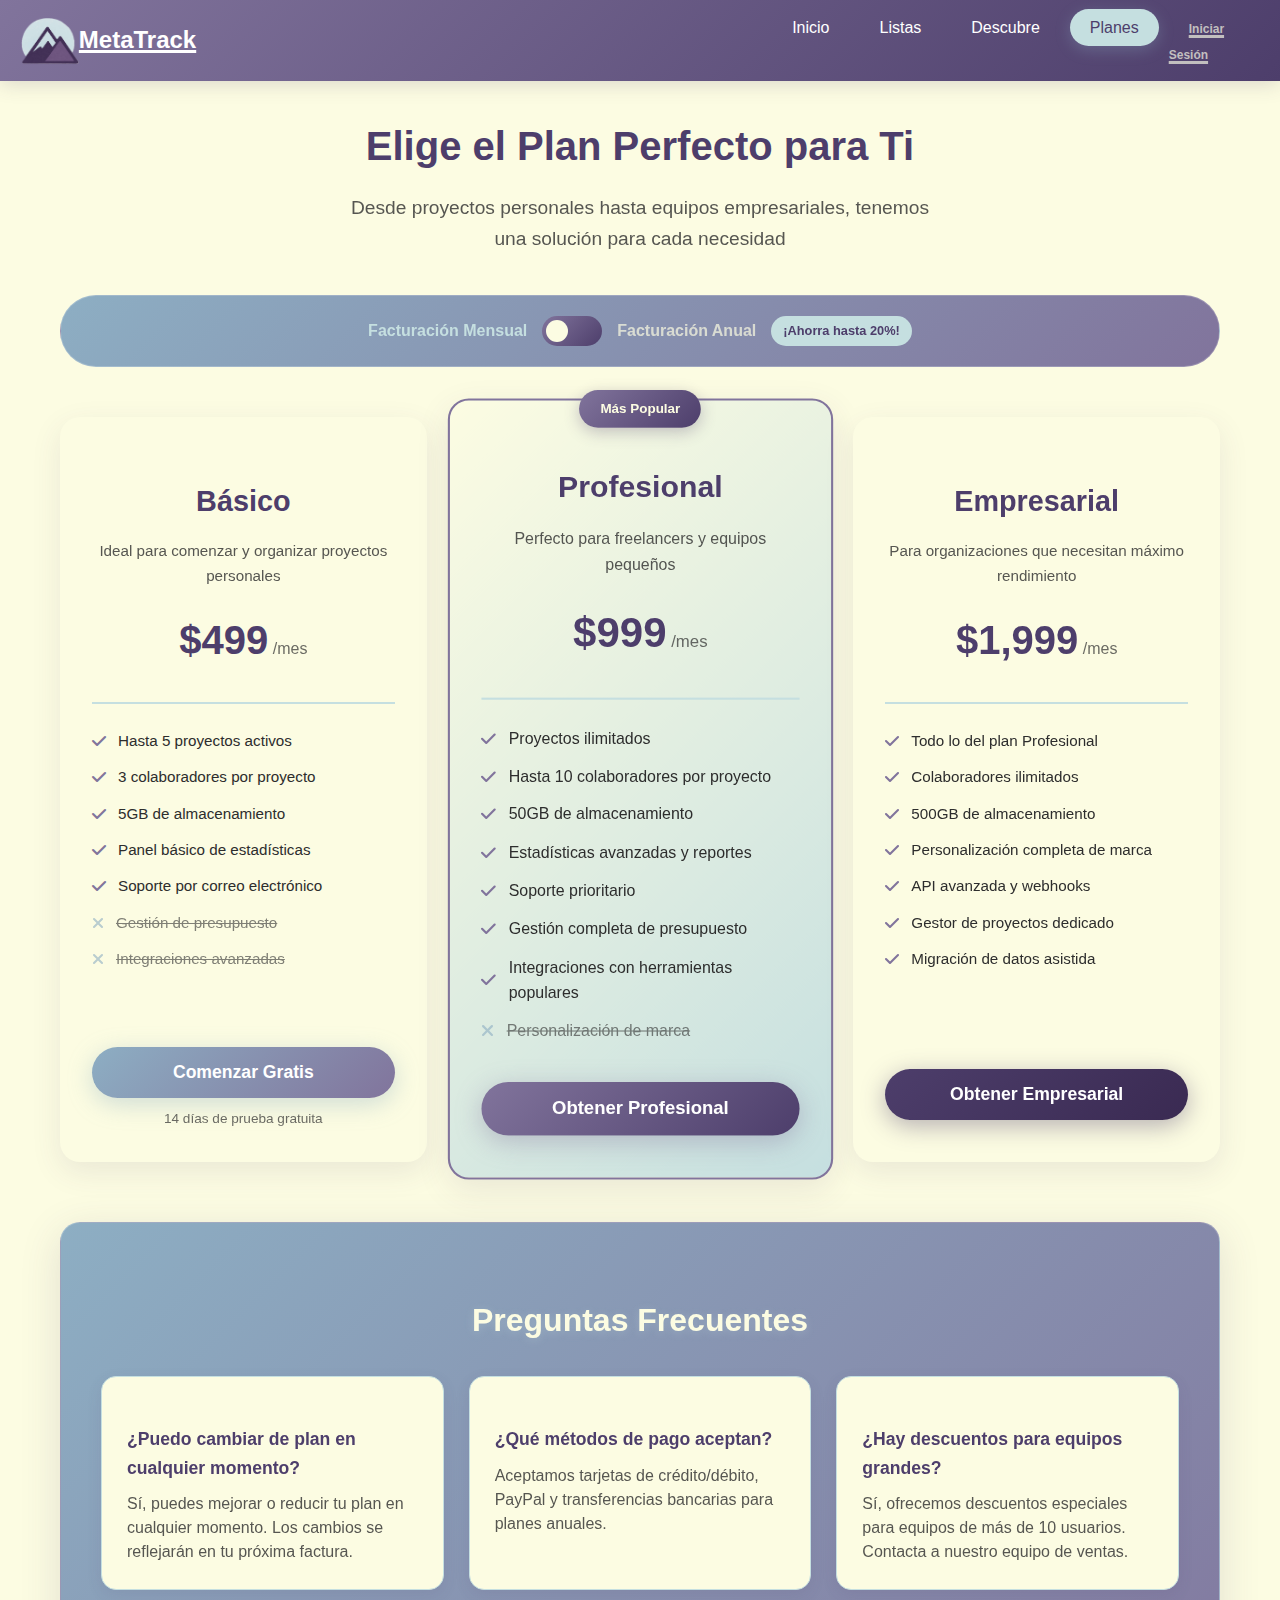
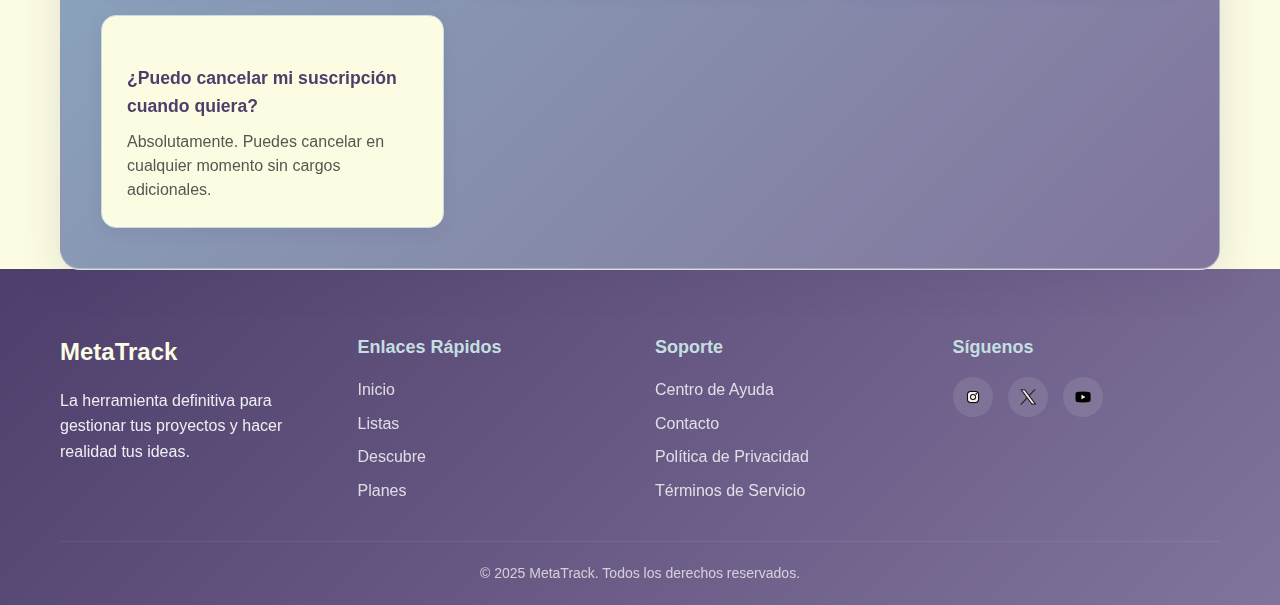
<file: metatrack/planes.html>
<!DOCTYPE html>
<html lang="es">
<head>
    <meta charset="UTF-8">
    <meta name="viewport" content="width=device-width, initial-scale=1.0">
    <title>MetaTrack - Planes</title>
    <link rel="stylesheet" href="styles.css">
    <link rel="stylesheet" href="https://cdnjs.cloudflare.com/ajax/libs/font-awesome/6.4.0/css/all.min.css">
</head>
<body>

    <header>
    <div class="logo">
        <img src="img/logo.png" alt="logo">
        <h1 class="nombre">MetaTrack</h1>
    </div>     
        <nav class="navbar">
            <ul>
                <li><a href="index.html" class="nav-link">Inicio</a></li>
                <li><a href="listas.html" class="nav-link">Listas</a></li>
                <li><a href="descubre.html" class="nav-link">Descubre</a></li>
                <li><a href="planes.html" class="nav-link active">Planes</a></li>
                <li><a href="/Login/login.html" class="nav-link nav-button">Iniciar Sesión</a></li>
            </ul>
        </nav>
    </header>

    <main class="contenido-principal">
        <div class="contenedor">
            <!-- Header de la sección de planes -->
            <div class="planes-header">
                <h2>Elige el Plan Perfecto para Ti</h2>
                <p>Desde proyectos personales hasta equipos empresariales, tenemos una solución para cada necesidad</p>
            </div>

            <!-- Selector de periodicidad -->
            <div class="selector-periodo">
                <span class="periodo-opcion active" data-periodo="mensual">Facturación Mensual</span>
                <label class="switch">
                    <input type="checkbox" id="toggleAnual">
                    <span class="slider"></span>
                </label>
                <span class="periodo-opcion" data-periodo="anual">Facturación Anual</span>
                <span class="ahorro-anual">¡Ahorra hasta 20%!</span>
            </div>

            <!-- Grid de planes -->
            <div class="planes-grid">
                <!-- Plan Básico -->
                <div class="plan-card">
                    <div class="plan-header">
                        <h3>Básico</h3>
                        <p class="plan-descripcion">Ideal para comenzar y organizar proyectos personales</p>
                        <div class="plan-precio">
                            <span class="precio" data-mensual="$499" data-anual="$4,790">$499</span>
                            <span class="periodo">/mes</span>
                        </div>
                        <div class="plan-ahorro" style="display: none;">
                            <span>$4790/año (equivalente a $399/mes)</span>
                        </div>
                    </div>
                    <div class="plan-caracteristicas">
                        <ul>
                            <li><i class="fas fa-check"></i> Hasta 5 proyectos activos</li>
                            <li><i class="fas fa-check"></i> 3 colaboradores por proyecto</li>
                            <li><i class="fas fa-check"></i> 5GB de almacenamiento</li>
                            <li><i class="fas fa-check"></i> Panel básico de estadísticas</li>
                            <li><i class="fas fa-check"></i> Soporte por correo electrónico</li>
                            <li><i class="fas fa-times"></i> <span class="caracteristica-no">Gestión de presupuesto</span></li>
                            <li><i class="fas fa-times"></i> <span class="caracteristica-no">Integraciones avanzadas</span></li>
                        </ul>
                    </div>
                    <div class="plan-accion">
                        <button class="btn-plan btn-plan-basico">Comenzar Gratis</button>
                        <p class="plan-trial">14 días de prueba gratuita</p>
                    </div>
                </div>

                <!-- Plan Profesional -->
                <div class="plan-card plan-destacado">
                    <div class="plan-badge">Más Popular</div>
                    <div class="plan-header">
                        <h3>Profesional</h3>
                        <p class="plan-descripcion">Perfecto para freelancers y equipos pequeños</p>
                        <div class="plan-precio">
                            <span class="precio" data-mensual="$999" data-anual="$9,590">$999</span>
                            <span class="periodo">/mes</span>
                        </div>
                        <div class="plan-ahorro" style="display: none;">
                            <span>$9,590/año (equivalente a $799/mes)</span>
                        </div>
                    </div>
                    <div class="plan-caracteristicas">
                        <ul>
                            <li><i class="fas fa-check"></i> Proyectos ilimitados</li>
                            <li><i class="fas fa-check"></i> Hasta 10 colaboradores por proyecto</li>
                            <li><i class="fas fa-check"></i> 50GB de almacenamiento</li>
                            <li><i class="fas fa-check"></i> Estadísticas avanzadas y reportes</li>
                            <li><i class="fas fa-check"></i> Soporte prioritario</li>
                            <li><i class="fas fa-check"></i> Gestión completa de presupuesto</li>
                            <li><i class="fas fa-check"></i> Integraciones con herramientas populares</li>
                            <li><i class="fas fa-times"></i> <span class="caracteristica-no">Personalización de marca</span></li>
                        </ul>
                    </div>
                    <div class="plan-accion">
                        <button class="btn-plan btn-plan-profesional">Obtener Profesional</button>
                    </div>
                </div>

                <!-- Plan Empresarial -->
                <div class="plan-card">
                    <div class="plan-header">
                        <h3>Empresarial</h3>
                        <p class="plan-descripcion">Para organizaciones que necesitan máximo rendimiento</p>
                        <div class="plan-precio">
                            <span class="precio" data-mensual="$1,999" data-anual="$19,190">$1,999</span>
                            <span class="periodo">/mes</span>
                        </div>
                        <div class="plan-ahorro" style="display: none;">
                            <span>$19,190/año (equivalente a $1,599/mes)</span>
                        </div>
                    </div>
                    <div class="plan-caracteristicas">
                        <ul>
                            <li><i class="fas fa-check"></i> Todo lo del plan Profesional</li>
                            <li><i class="fas fa-check"></i> Colaboradores ilimitados</li>
                            <li><i class="fas fa-check"></i> 500GB de almacenamiento</li>
                            <li><i class="fas fa-check"></i> Personalización completa de marca</li>
                            <li><i class="fas fa-check"></i> API avanzada y webhooks</li>
                            <li><i class="fas fa-check"></i> Gestor de proyectos dedicado</li>
                            <li><i class="fas fa-check"></i> Migración de datos asistida</li>
                        </ul>
                    </div>
                    <div class="plan-accion">
                        <button class="btn-plan btn-plan-empresarial">Obtener Empresarial</button>
                    </div>
                </div>
            </div>

            <!-- Sección de preguntas frecuentes -->
            <div class="preguntas-frecuentes">
                <h3>Preguntas Frecuentes</h3>
                <div class="faq-grid">
                    <div class="faq-item">
                        <h4>¿Puedo cambiar de plan en cualquier momento?</h4>
                        <p>Sí, puedes mejorar o reducir tu plan en cualquier momento. Los cambios se reflejarán en tu próxima factura.</p>
                    </div>
                    <div class="faq-item">
                        <h4>¿Qué métodos de pago aceptan?</h4>
                        <p>Aceptamos tarjetas de crédito/débito, PayPal y transferencias bancarias para planes anuales.</p>
                    </div>
                    <div class="faq-item">
                        <h4>¿Hay descuentos para equipos grandes?</h4>
                        <p>Sí, ofrecemos descuentos especiales para equipos de más de 10 usuarios. Contacta a nuestro equipo de ventas.</p>
                    </div>
                    <div class="faq-item">
                        <h4>¿Puedo cancelar mi suscripción cuando quiera?</h4>
                        <p>Absolutamente. Puedes cancelar en cualquier momento sin cargos adicionales.</p>
                    </div>
                </div>
            </div>
        </div>
    </main>

    <footer class="footer">
        <div class="contenedor">
            <div class="footer-content">
                <div class="footer-section">
                    <h3>MetaTrack</h3>
                    <p>La herramienta definitiva para gestionar tus proyectos y hacer realidad tus ideas.</p>
                </div>
                
                <div class="footer-section">
                    <h4>Enlaces Rápidos</h4>
                    <ul>
                        <li><a href="index.html">Inicio</a></li>
                        <li><a href="listas.html">Listas</a></li>
                        <li><a href="descubre.html">Descubre</a></li>
                        <li><a href="planes.html">Planes</a></li>
                    </ul>
                </div>
                
                <div class="footer-section">
                    <h4>Soporte</h4>
                    <ul>
                        <li><a href="ayuda.html">Centro de Ayuda</a></li>
                        <li><a href="contacto.html">Contacto</a></li>
                        <li><a href="privacidad.html">Política de Privacidad</a></li>
                        <li><a href="terminos.html">Términos de Servicio</a></li>
                    </ul>
                </div>
                
                <div class="footer-section">
                    <h4>Síguenos</h4>
                    <div class="social-links">
                        <a href="#" class="social-link">
                            <img src="img/Instagram.png" alt="Instagram" width="20" height="20">
                        </a>
                        <a href="#" class="social-link">
                            <img src="img/Twitter.png" alt="Twitter" width="20" height="20">
                        </a>
                        <a href="#" class="social-link">
                            <img src="img/Youtube.png" alt="YouTube" width="20" height="20">
                        </a>
                    </div>
                </div>
            </div>
            
            <div class="footer-bottom">
                <p>© 2025 MetaTrack. Todos los derechos reservados.</p>
            </div>
        </div>
    </footer>

    <script>
        // Toggle entre mensual y anual
        document.getElementById('toggleAnual').addEventListener('change', function() {
            const isAnual = this.checked;
            const precios = document.querySelectorAll('.precio');
            const ahorros = document.querySelectorAll('.plan-ahorro');
            const periodos = document.querySelectorAll('.periodo-opcion');
            
            precios.forEach(precio => {
                const mensual = precio.getAttribute('data-mensual');
                const anual = precio.getAttribute('data-anual');
                precio.textContent = isAnual ? anual : mensual;
            });
            
            ahorros.forEach(ahorro => {
                ahorro.style.display = isAnual ? 'block' : 'none';
            });
            
            periodos.forEach(periodo => {
                if (periodo.getAttribute('data-periodo') === (isAnual ? 'anual' : 'mensual')) {
                    periodo.classList.add('active');
                } else {
                    periodo.classList.remove('active');
                }
            });
        });

        // Botones de planes
        document.querySelectorAll('.btn-plan').forEach(boton => {
            boton.addEventListener('click', function() {
                const plan = this.closest('.plan-card').querySelector('h3').textContent;
                alert(`¡Excelente elección! Redirigiendo al proceso de registro para el plan ${plan}`);
            });
        });
    </script>
</body>
</html>
</file>
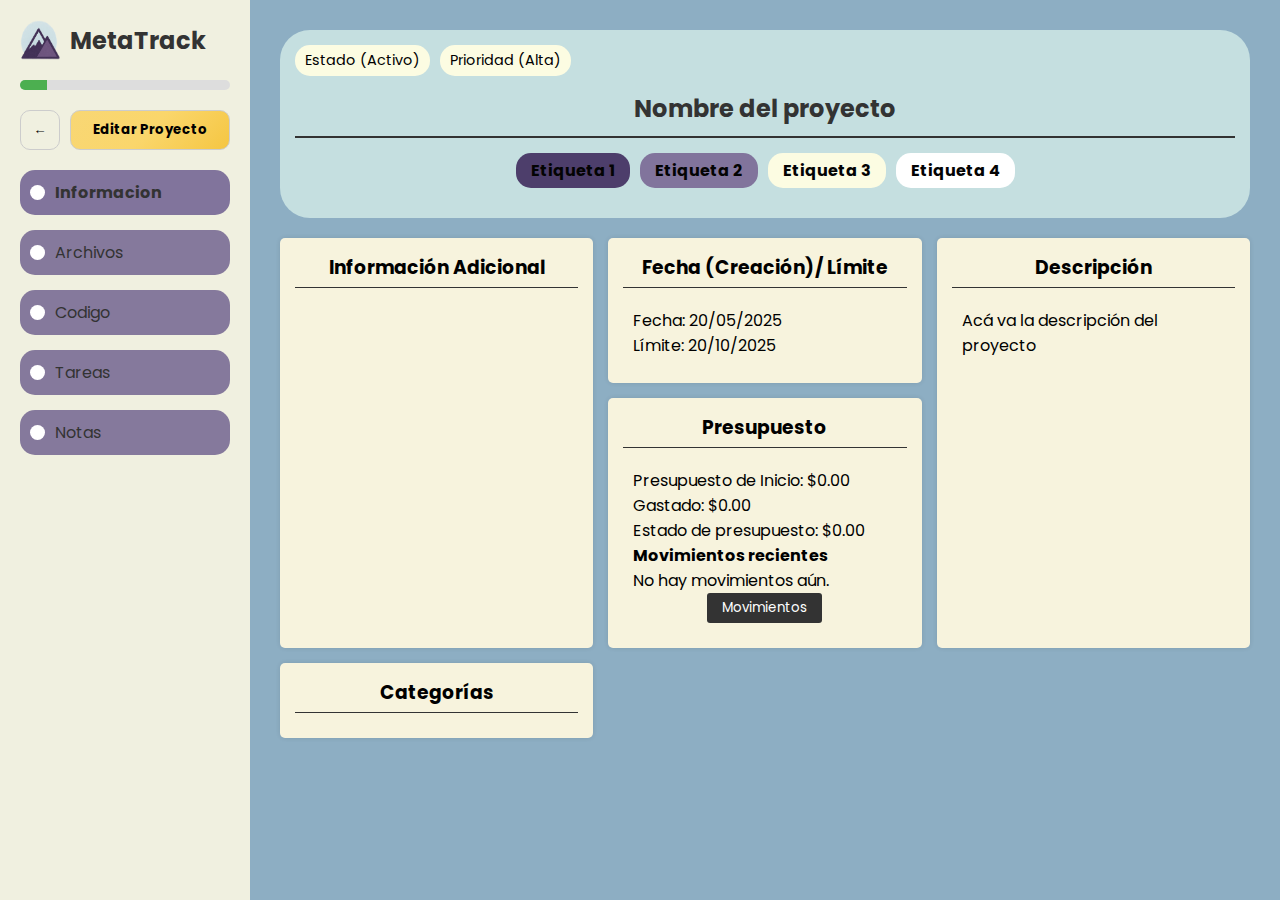
<file: metatrack/Proyectos/detalle-proyecto.html>
<!DOCTYPE html>
<html lang="es">
<head>
    <meta charset="UTF-8">
    <meta name="viewport" content="width=device-width, initial-scale=1.0">
    <link href="https://fonts.googleapis.com/css2?family=Poppins:wght@400;700&display=swap" rel="stylesheet">
    <title>MetaTrack - Detalle del Proyecto</title>
    <link rel="stylesheet" href="detalle.css">
    <script src="detalle-proyecto.js" defer></script>
</head>
<body>
    <div class="proyecto-container">
        <div class="sidebar">
            <div class="logo">
                <img src="../img/logo.png" alt="MetaTrack Logo">
                <h1>MetaTrack</h1>
            </div>
            <div class="progress-bar">
                <div class="progress"></div>
            </div>
            <div class="sidebar-buttons">
                <button class="back-button">
                    <span class="icon">←</span>
                </button>
                <button class="edit-button">Editar Proyecto</button>
            </div>
            <nav class="menu">
                <ul>
                    <li class="active"><a href="#informacion"><span class="dot"></span> Informacion</a></li>
                    <li><a href="#archivos"><span class="dot"></span> Archivos</a></li>
                    <li><a href="#codigo"><span class="dot"></span> Codigo</a></li>
                    <li><a href="#tareas"><span class="dot"></span> Tareas</a></li>
                    <li><a href="#notas"><span class="dot"></span> Notas</a></li>
                </ul>
            </nav>
        </div>
        <div class="content-area">
            <!-- El contenido cambiará según la sección seleccionada -->
            <div id="informacion" class="section active">
                <div class="proyecto-header">
                    <div class="estado-prioridad">
                        <div class="estado">Estado (Activo)</div>
                        <div class="prioridad">Prioridad (Alta)</div>
                    </div>
                    <h2 class="nombre-proyecto">Nombre del proyecto</h2>
                    <div class="etiquetas">
                        <span class="etiqueta etiqueta-roja">Etiqueta 1</span>
                        <span class="etiqueta etiqueta-naranja">Etiqueta 2</span>
                        <span class="etiqueta etiqueta-verde">Etiqueta 3</span>
                        <span class="etiqueta etiqueta-azul">Etiqueta 4</span>
                    </div>
                </div>
                <div class="info-grid">
                    <div class="info-box info-adicional">
                        <h3>Información Adicional</h3>
                        <div class="info-content">
                            <!-- Contenido de información adicional -->
                        </div>
                    </div>
                    <div class="info-box fecha-limite">
                        <h3>Fecha (Creación)/ Límite</h3>
                        <div class="fecha-content">
                            <p>Fecha: 20/05/2025</p>
                            <p>Límite: 20/10/2025</p>
                        </div>
                    </div>
                    <div class="info-box descripcion">
                        <h3>Descripción</h3>
                        <div class="descripcion-content">
                            <p>Acá va la descripción del proyecto</p>
                        </div>
                    </div>
                    <div class="info-box categorias">
                        <h3>Categorías</h3>
                        <div class="categorias-content">
                            <!-- Contenido de categorías -->
                        </div>
                    </div>
                    <div class="info-box presupuesto">
                        <h3>Presupuesto</h3>
                        <div class="presupuesto-content">
                            <p>Presupuesto de Inicio: $10000</p>
                            <p>Gastado: $2000</p>
                            <p>Estado de presupuesto: $8000</p>
                            <div class="transferencias">
                                <h4>Información de transferencias</h4>
                                <button class="btn-movimientos">Movimientos</button>
                            </div>
                        </div>
                    </div>
                </div>
            </div>
            <div id="archivos" class="section">
                <h2>Archivos del Proyecto</h2>
                <div class="files-content">
                    <!-- Contenido de archivos -->
                </div>
            </div>
            <div id="codigo" class="section">
                <h2>Código del Proyecto</h2>
                <div class="code-content">
                    <!-- UI para seleccionar y explorar un repositorio de GitHub -->
                    <div class="repo-controls" style="display:flex;gap:8px;align-items:center;margin-bottom:12px;">
                        <input type="text" class="repo-input" placeholder="owner/repo (ej: facebook/react)" style="flex:1;padding:8px;border-radius:6px;border:1px solid #ccc;">
                        <button class="repo-load-btn btn" style="padding:8px 12px;border-radius:6px;">Cargar</button>
                        <button class="repo-save-btn btn" title="Guardar referencia al proyecto" style="padding:8px 12px;border-radius:6px;display:none;">Guardar en Proyecto</button>
                    </div>
                    <div class="repo-list" style="display:flex;gap:16px;">
                        <div class="repo-tree" style="width:40%; max-height:420px; overflow:auto; border:1px solid #eee; padding:8px; border-radius:6px;">
                            <p class="repo-placeholder" style="color:#666;margin:0;">Introduce owner/repo y pulsa "Cargar" para explorar</p>
                        </div>
                        <div class="repo-viewer" style="flex:1; max-height:420px; overflow:auto;">
                            <div class="repo-file-info" style="margin-bottom:8px;color:#444;"></div>
                            <pre class="repo-file-content" style="white-space:pre-wrap; background:#fafafa; padding:12px; border-radius:6px; border:1px solid #eee; min-height:180px; overflow:auto;"></pre>
                        </div>
                    </div>
                </div>
            </div>
            <div id="tareas" class="section">
                <h2>Tareas del Proyecto</h2>
                <div class="tasks-content">
                    <!-- Contenido de tareas -->
                </div>
            </div>
            <div id="notas" class="section">
                <h2>Notas del Proyecto</h2>
                <div class="notes-content">
                    <!-- Contenido de notas -->
                </div>
            </div>
        </div>
    </div>
</body>
</html>
</file>
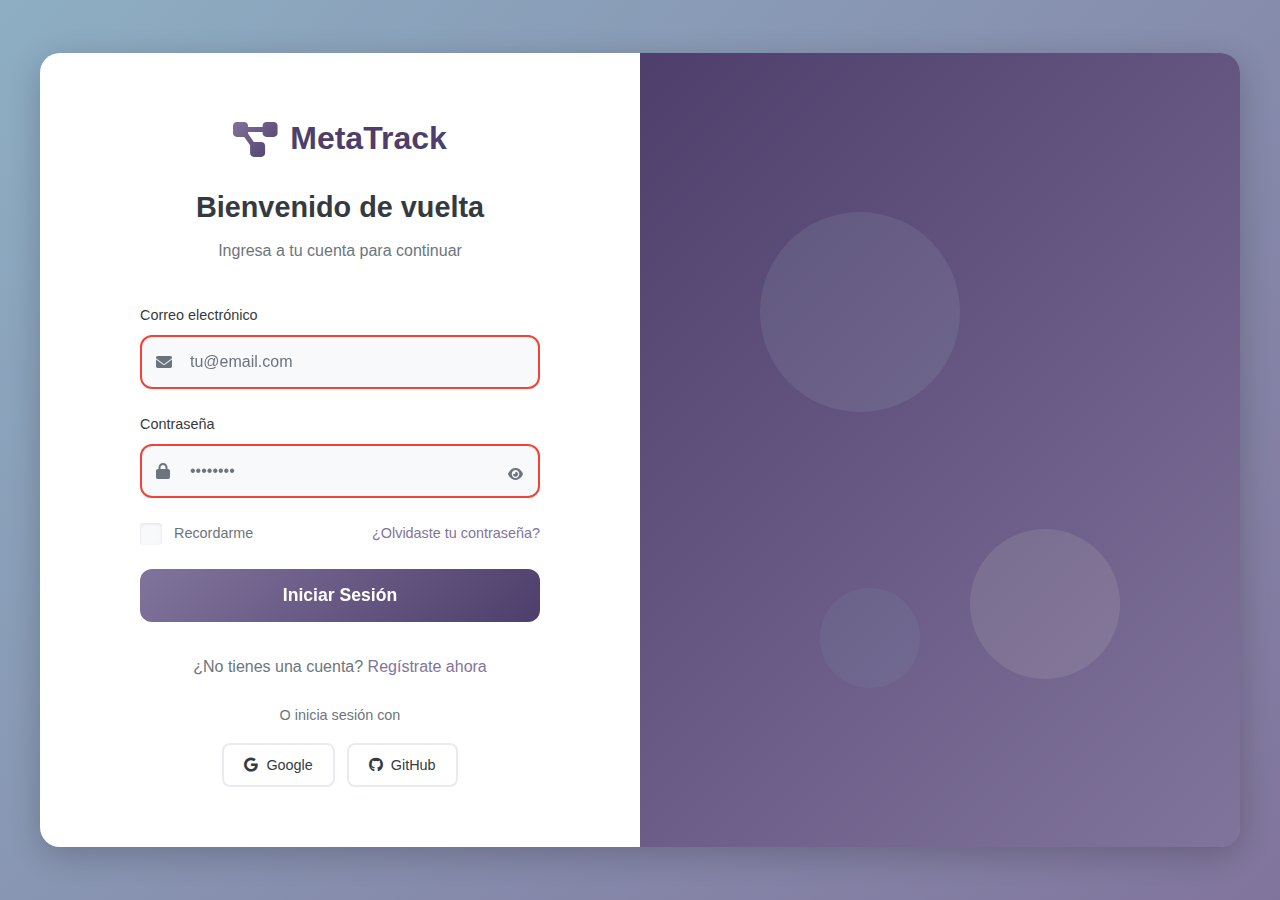
<file: MetaTrack/MetaTrack/Login/login.html>
<!DOCTYPE html>
<html lang="es">
<head>
    <meta charset="UTF-8">
    <meta name="viewport" content="width=device-width, initial-scale=1.0">
    <title>MetaTrack - Iniciar Sesión</title>
    <link rel="stylesheet" href="login.css">
    <link rel="stylesheet" href="https://cdnjs.cloudflare.com/ajax/libs/font-awesome/6.4.0/css/all.min.css">
</head>
<body>
  <div class="login-container">
    <div class="login-card">
      <div class="login-header">
        <div class="logo">
          <i class="fas fa-project-diagram"></i>
          <h1>MetaTrack</h1>
        </div>
        <h2>Bienvenido de vuelta</h2>
        <p>Ingresa a tu cuenta para continuar</p>
      </div>

      <form class="login-form" id="loginForm">
        <div class="form-group">
          <label for="email">Correo electrónico</label>
          <div class="input-group">
            <i class="fas fa-envelope"></i>
            <input type="email" id="email" name="email" placeholder="tu@email.com" required>
          </div>
        </div>

        <div class="form-group">
          <label for="password">Contraseña</label>
          <div class="input-group">
            <i class="fas fa-lock"></i>
            <input type="password" id="password" name="password" placeholder="••••••••" required>
            <button type="button" class="toggle-password" id="togglePassword">
              <i class="fas fa-eye"></i>
            </button>
          </div>
        </div>

        <div class="form-options">
          <label class="checkbox-container">
            <input type="checkbox" id="rememberMe">
            <span class="checkmark"></span>
            Recordarme
          </label>
          <a href="/Login/recuperar.html" class="forgot-password">¿Olvidaste tu contraseña?</a>
        </div>

        <button type="submit" class="login-btn">
          <span class="btn-text">Iniciar Sesión</span>
          <div class="btn-loader" style="display: none;">
            <div class="loader"></div>
          </div>
        </button>
      </form>

      <div class="login-footer">
        <p>¿No tienes una cuenta? <a href="/Login/register.html">Regístrate ahora</a></p>
        <div class="social-login">
          <p>O inicia sesión con</p>
          <div class="social-buttons">
            <button type="button" class="social-btn google-btn">
              <i class="fab fa-google"></i>
              Google
            </button>
            <button type="button" class="social-btn github-btn">
              <i class="fab fa-github"></i>
              GitHub
            </button>
          </div>
        </div>
      </div>
    </div>

    <div class="login-background">
      <div class="background-shapes">
        <div class="shape shape-1"></div>
        <div class="shape shape-2"></div>
        <div class="shape shape-3"></div>
      </div>
    </div>
  </div>

  <script src="login.js"></script>
</body>
</html>
</file>
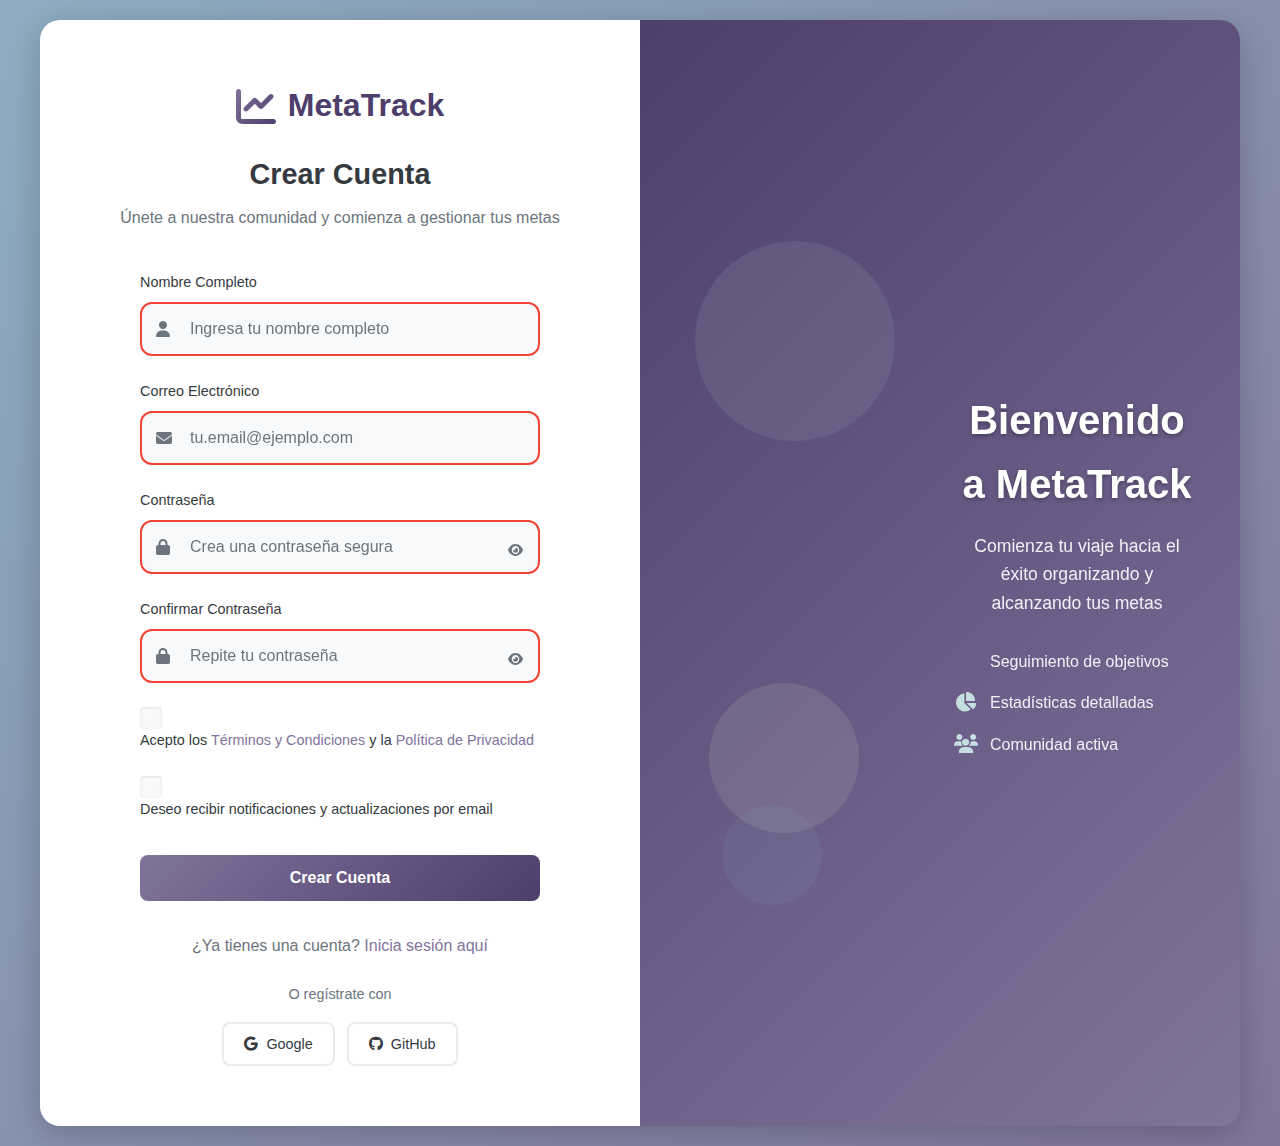
<file: MetaTrack/MetaTrack/Login/register.html>
<!DOCTYPE html>
<html lang="es">
<head>
    <meta charset="UTF-8">
    <meta name="viewport" content="width=device-width, initial-scale=1.0">
    <title>MetaTrack - Crear Cuenta</title>
    <link rel="stylesheet" href="login.css">
    <link rel="stylesheet" href="https://cdnjs.cloudflare.com/ajax/libs/font-awesome/6.4.0/css/all.min.css">
</head>
<body>
    <div class="login-container">
        <!-- Tarjeta de registro -->
        <div class="login-card">
            <div class="login-header">
                <div class="logo">
                    <i class="fas fa-chart-line"></i>
                    <h1>MetaTrack</h1>
                </div>
                <h2>Crear Cuenta</h2>
                <p>Únete a nuestra comunidad y comienza a gestionar tus metas</p>
            </div>

            <form id="registerForm" class="login-form">
                <!-- Nombre completo -->
                <div class="form-group">
                    <label for="fullName">Nombre Completo</label>
                    <div class="input-group">
                        <i class="fas fa-user"></i>
                        <input 
                            type="text" 
                            id="fullName" 
                            name="fullName" 
                            placeholder="Ingresa tu nombre completo" 
                            required
                        >
                    </div>
                </div>

                <!-- Email -->
                <div class="form-group">
                    <label for="email">Correo Electrónico</label>
                    <div class="input-group">
                        <i class="fas fa-envelope"></i>
                        <input 
                            type="email" 
                            id="email" 
                            name="email" 
                            placeholder="tu.email@ejemplo.com" 
                            required
                        >
                    </div>
                </div>

                <!-- Contraseña -->
                <div class="form-group">
                    <label for="password">Contraseña</label>
                    <div class="input-group">
                        <i class="fas fa-lock"></i>
                        <input 
                            type="password" 
                            id="password" 
                            name="password" 
                            placeholder="Crea una contraseña segura" 
                            required
                            minlength="6"
                        >
                        <button type="button" class="toggle-password">
                            <i class="fas fa-eye"></i>
                        </button>
                    </div>
                    <div class="password-strength">
                        <div class="strength-bar">
                            <div class="strength-fill" id="strengthFill"></div>
                        </div>
                        <span class="strength-text" id="strengthText">Seguridad de la contraseña</span>
                    </div>
                </div>

                <!-- Confirmar contraseña -->
                <div class="form-group">
                    <label for="confirmPassword">Confirmar Contraseña</label>
                    <div class="input-group">
                        <i class="fas fa-lock"></i>
                        <input 
                            type="password" 
                            id="confirmPassword" 
                            name="confirmPassword" 
                            placeholder="Repite tu contraseña" 
                            required
                        >
                        <button type="button" class="toggle-password">
                            <i class="fas fa-eye"></i>
                        </button>
                    </div>
                </div>

                <!-- Términos y condiciones -->
                <div class="form-group">
                    <label class="checkbox-container">
                        <input type="checkbox" id="terms" name="terms" required>
                        <span class="checkmark"></span>
                        Acepto los <a href="#" class="terms-link">Términos y Condiciones</a> y la <a href="#" class="terms-link">Política de Privacidad</a>
                    </label>
                </div>

                <!-- Newsletter -->
                <div class="form-group">
                    <label class="checkbox-container">
                        <input type="checkbox" id="newsletter" name="newsletter">
                        <span class="checkmark"></span>
                        Deseo recibir notificaciones y actualizaciones por email
                    </label>
                </div>

                <button type="submit" class="register-btn">
                    <span class="btn-text">Crear Cuenta</span>
                </button>
            </form>

            <div class="login-footer">
                <p>¿Ya tienes una cuenta? <a href="login.html">Inicia sesión aquí</a></p>
                
                <div class="social-login">
                    <p>O regístrate con</p>
                    <div class="social-buttons">
                        <button type="button" class="social-btn google-btn">
                            <i class="fab fa-google"></i>
                            Google
                        </button>
                        <button type="button" class="social-btn github-btn">
                            <i class="fab fa-github"></i>
                            GitHub
                        </button>
                    </div>
                </div>
            </div>
        </div>

        <!-- Fondo decorativo -->
        <div class="login-background">
            <div class="background-shapes">
                <div class="shape shape-1"></div>
                <div class="shape shape-2"></div>
                <div class="shape shape-3"></div>
            </div>
            <div class="welcome-message">
                <h2>Bienvenido a MetaTrack</h2>
                <p>Comienza tu viaje hacia el éxito organizando y alcanzando tus metas</p>
                <div class="features-list">
                    <div class="feature">
                        <i class="fas fa-target"></i>
                        <span>Seguimiento de objetivos</span>
                    </div>
                    <div class="feature">
                        <i class="fas fa-chart-pie"></i>
                        <span>Estadísticas detalladas</span>
                    </div>
                    <div class="feature">
                        <i class="fas fa-users"></i>
                        <span>Comunidad activa</span>
                    </div>
                </div>
            </div>
        </div>
    </div>

    <script src="register.js"></script>
</body>
</html>
</file>
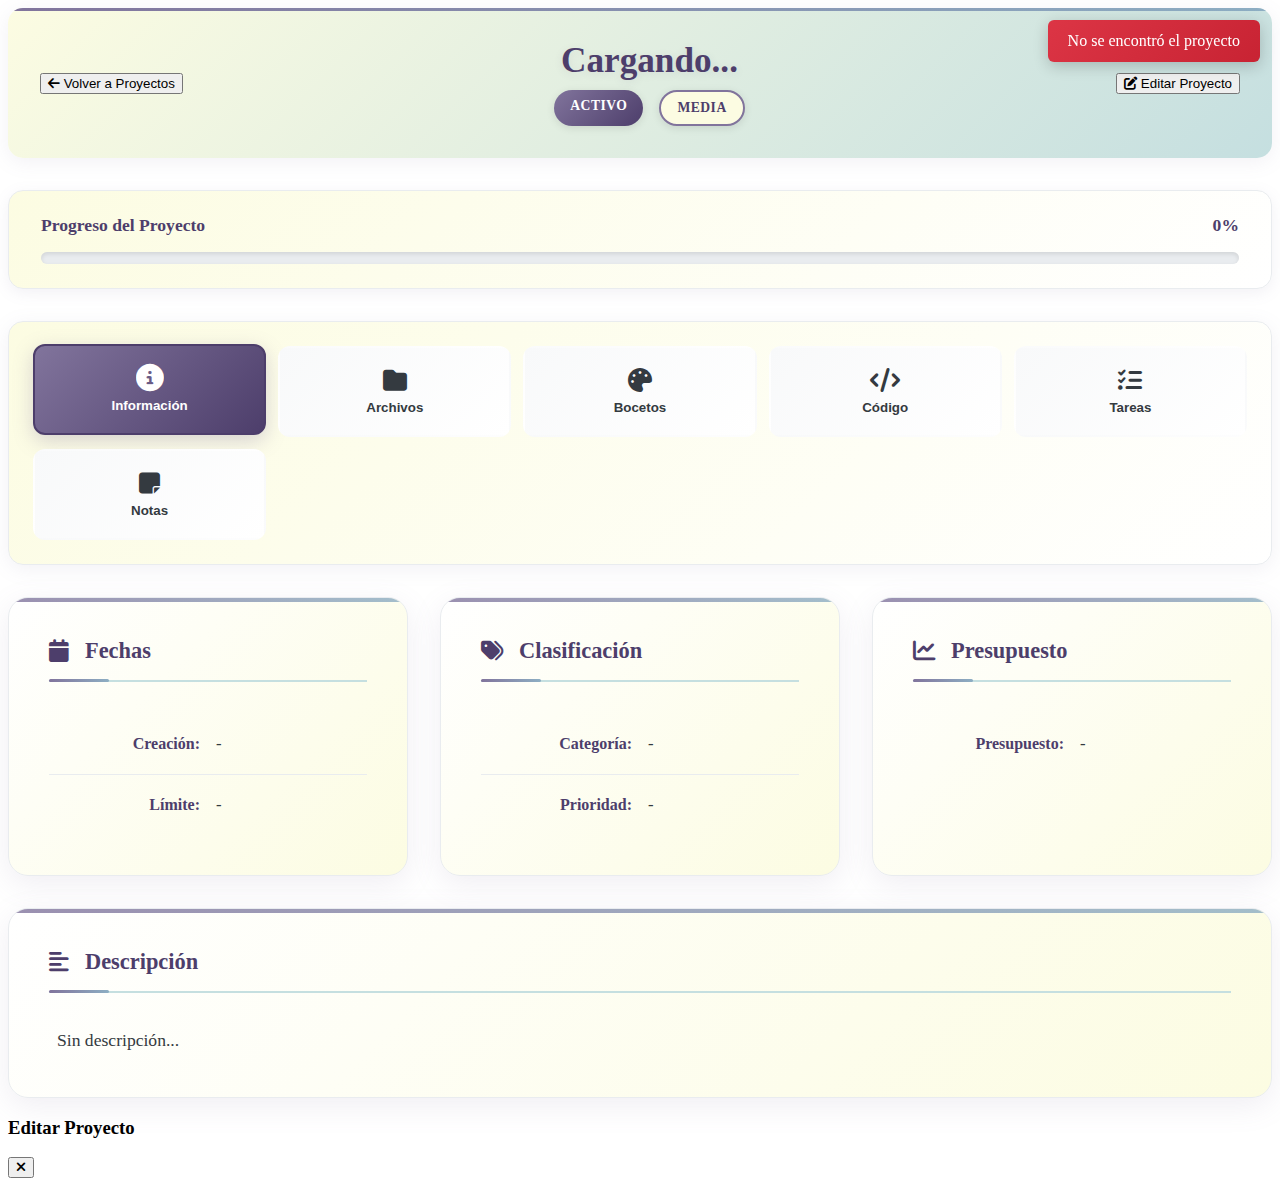
<file: MetaTrack/MetaTrack/Proyectos/detalle-proyecto.html>
<!DOCTYPE html>
<html lang="es">
<head>
    <meta charset="UTF-8">
    <meta name="viewport" content="width=device-width, initial-scale=1.0">
    <title>MetaTrack - Detalle del Proyecto</title>
    <link rel="stylesheet" href="detalle.css">
    <link rel="stylesheet" href="https://cdnjs.cloudflare.com/ajax/libs/font-awesome/6.4.0/css/all.min.css">
</head>
<body>

    <main class="contenido-principal">
        <div class="contenedor">
            <!-- Header del proyecto -->
            <div class="proyecto-header-detalle">
                <button class="btn btn-secondary" id="volverListas">
                    <i class="fas fa-arrow-left"></i>
                    Volver a Proyectos
                </button>
                <div class="proyecto-titulo-detalle">
                    <h1 id="proyectoNombreTitulo">Cargando...</h1>
                    <div class="proyecto-meta">
                        <span class="estado-badge" id="proyectoEstadoBadge">Activo</span>
                        <span class="prioridad-badge" id="proyectoPrioridadBadge">Media</span>
                    </div>
                </div>
                <button class="btn btn-primary" id="editarProyectoBtn">
                    <i class="fas fa-edit"></i>
                    Editar Proyecto
                </button>
            </div>

            <!-- Barra de progreso -->
            <div class="progreso-container">
                <div class="progreso-header">
                    <span>Progreso del Proyecto</span>
                    <span id="progresoPorcentaje">0%</span>
                </div>
                <div class="progreso-bar">
                    <div class="progreso-fill" id="progresoFill" style="width: 0%"></div>
                </div>
            </div>

            <!-- Navegación entre secciones -->
            <nav class="secciones-nav">
                <button class="seccion-btn active" data-seccion="informacion">
                    <i class="fas fa-info-circle"></i>
                    Información
                </button>
                <button class="seccion-btn" data-seccion="archivos">
                    <i class="fas fa-folder"></i>
                    Archivos
                </button>
                <button class="seccion-btn" data-seccion="bocetos">
                    <i class="fas fa-palette"></i>
                    Bocetos
                </button>
                <button class="seccion-btn" data-seccion="codigo">
                    <i class="fas fa-code"></i>
                    Código
                </button>
                <button class="seccion-btn" data-seccion="tareas">
                    <i class="fas fa-tasks"></i>
                    Tareas
                </button>
                <button class="seccion-btn" data-seccion="notas">
                    <i class="fas fa-sticky-note"></i>
                    Notas
                </button>
            </nav>

            <!-- Sección de Información -->
            <section id="seccion-informacion" class="seccion-contenido active">
                <div class="info-grid">
                    <div class="info-card">
                        <h3><i class="fas fa-calendar"></i> Fechas</h3>
                        <div class="info-item">
                            <strong>Creación:</strong>
                            <span id="infoFechaCreacion">-</span>
                        </div>
                        <div class="info-item">
                            <strong>Límite:</strong>
                            <span id="infoFechaLimite">-</span>
                        </div>
                    </div>

                    <div class="info-card">
                        <h3><i class="fas fa-tags"></i> Clasificación</h3>
                        <div class="info-item">
                            <strong>Categoría:</strong>
                            <span id="infoCategoria">-</span>
                        </div>
                        <div class="info-item">
                            <strong>Prioridad:</strong>
                            <span id="infoPrioridad">-</span>
                        </div>
                    </div>

                    <div class="info-card">
                        <h3><i class="fas fa-chart-line"></i> Presupuesto</h3>
                        <div class="info-item">
                            <strong>Presupuesto:</strong>
                            <span id="infoPresupuesto">-</span>
                        </div>
                    </div>
                </div>

                <div class="descripcion-card">
                    <h3><i class="fas fa-align-left"></i> Descripción</h3>
                    <p id="infoDescripcion">Sin descripción...</p>
                </div>
            </section>

            <!-- Sección de Archivos -->
            <section id="seccion-archivos" class="seccion-contenido">
                <div class="archivos-header">
                    <h3>Gestión de Archivos</h3>
                    <div class="archivos-actions">
                        <button class="btn btn-primary" id="crearCarpetaBtn">
                            <i class="fas fa-folder-plus"></i>
                            Nueva Carpeta
                        </button>
                        <button class="btn btn-secondary" id="subirArchivoBtn">
                            <i class="fas fa-upload"></i>
                            Subir Archivo
                        </button>
                    </div>
                </div>

                <input type="file" id="fileInput" multiple style="display: none;">

                <!-- Modal para crear carpeta -->
                <div id="carpetaModal" class="modal">
                    <div class="modal-content">
                        <div class="modal-header">
                            <h3>Nueva Carpeta</h3>
                            <button class="modal-close" id="cerrarCarpetaModal">
                                <i class="fas fa-times"></i>
                            </button>
                        </div>
                        <form id="carpetaForm">
                            <div class="form-group">
                                <label for="nombreCarpeta">Nombre de la Carpeta</label>
                                <input type="text" id="nombreCarpeta" required placeholder="Ej: Diseños, Documentos...">
                            </div>
                            <div class="modal-actions">
                                <button type="button" class="btn btn-secondary" id="cancelarCarpeta">Cancelar</button>
                                <button type="submit" class="btn btn-primary">Crear Carpeta</button>
                            </div>
                        </form>
                    </div>
                </div>

                <div class="archivos-container" id="archivosContainer">
                    <!-- Las carpetas y archivos se cargarán aquí -->
                </div>
            </section>

            <!-- Sección de Bocetos -->
            <section id="seccion-bocetos" class="seccion-contenido">
                <div class="bocetos-header">
                    <h3>Bocetos y Diseños</h3>
                    <div class="bocetos-actions">
                        <button class="btn btn-primary" id="subirBocetoBtn">
                            <i class="fas fa-upload"></i>
                            Subir Imagen
                        </button>
                        <button class="btn btn-secondary" id="nuevoBocetoBtn">
                            <i class="fas fa-plus"></i>
                            Nuevo Boceto
                        </button>
                    </div>
                </div>

                <input type="file" id="bocetoInput" accept="image/*" style="display: none;">

                <div class="bocetos-grid" id="bocetosGrid">
                    <!-- Los bocetos se cargarán aquí -->
                </div>
            </section>

            <!-- Sección de Código -->
            <section id="seccion-codigo" class="seccion-contenido">
                <div class="codigo-header">
                    <h3>Editor de Código</h3>
                    <div class="codigo-actions">
                        <button class="btn btn-primary" id="nuevoArchivoCodigoBtn">
                            <i class="fas fa-file-code"></i>
                            Nuevo Archivo
                        </button>
                        <button class="btn btn-secondary" id="subirArchivoCodigoBtn">
                            <i class="fas fa-upload"></i>
                            Subir Archivo
                        </button>
                    </div>
                </div>

                <div class="codigo-container">
                    <div class="codigo-sidebar">
                        <div class="codigo-archivos" id="codigoArchivos">
                            <!-- Lista de archivos de código -->
                        </div>
                    </div>
                    <div class="codigo-editor">
                        <div class="editor-header">
                            <span id="editorNombreArchivo">Selecciona un archivo</span>
                            <div class="editor-actions">
                                <button class="btn btn-icon" id="guardarCodigoBtn" title="Guardar">
                                    <i class="fas fa-save"></i>
                                </button>
                            </div>
                        </div>
                        <textarea id="editorCodigo" placeholder="Escribe tu código aquí..."></textarea>
                    </div>
                </div>
            </section>

            <!-- Sección de Tareas -->
            <section id="seccion-tareas" class="seccion-contenido">
                <div class="tareas-header">
                    <h3>Lista de Tareas</h3>
                    <button class="btn btn-primary" id="nuevaTareaBtn">
                        <i class="fas fa-plus"></i>
                        Nueva Tarea
                    </button>
                </div>

                <div class="tareas-container" id="tareasContainer">
                    <!-- Las tareas se cargarán aquí -->
                </div>
            </section>

            <!-- Sección de Notas -->
            <section id="seccion-notas" class="seccion-contenido">
                <div class="notas-header">
                    <h3>Notas del Proyecto</h3>
                    <button class="btn btn-primary" id="guardarNotasBtn">
                        <i class="fas fa-save"></i>
                        Guardar Notas
                    </button>
                </div>
                <textarea id="editorNotas" placeholder="Escribe aquí tus notas, ideas, observaciones..."></textarea>
            </section>
        </div>
    </main>

    <!-- Modal para editar proyecto -->
    <div id="editarProyectoModal" class="modal">
        <div class="modal-content">
            <div class="modal-header">
                <h3>Editar Proyecto</h3>
                <button class="modal-close" id="cerrarEditarModal">
                    <i class="fas fa-times"></i>
                </button>
            </div>
            <form id="editarProyectoForm">
                <!-- Formulario similar al de creación pero con datos actuales -->
            </form>
        </div>
    </div>

    <script src="detalle-proyecto.js"></script>
</body>
</html>
</file>
<file: metatrack/styles.css>
/* Estilos generales optimizados */
:root {
  --color-primary: #81749c;
  --color-primary-dark: #4d3e6b;
  --color-secondary: #8daec3;
  --color-accent: #c5dfe0;
  --color-light: #fcfce2;
  --color-text: #2d2d2d;
  --color-text-light: #ffffff;
}

* {
  box-sizing: border-box;
}

body {
  font-family: 'Segoe UI', Tahoma, Geneva, Verdana, sans-serif;
  margin: 0;
  background: var(--color-light);
  color: var(--color-text);
  line-height: 1.6;
}

/* Header y navegación optimizados */
header {
  background: linear-gradient(135deg, var(--color-primary), var(--color-primary-dark));
  color: var(--color-text-light);
  padding: 15px 20px;
  display: flex;
  align-items: center;
  justify-content: flex-start;
  gap: 40px;
  box-shadow: 0 2px 20px rgba(77, 62, 107, 0.2);
}

.nombre { text-decoration: underline 3px; }

header h1 {
  margin: 0;
  font-size: 24px;
  font-weight: bold;
}

.navbar { margin: 0; }

.navbar ul {
  list-style: none;
  padding: 0;
  margin: 0;
  display: flex;
  gap: 10px;
}

.nav-link {
  color: var(--color-text-light);
  text-decoration: none;
  padding: 10px 20px;
  border-radius: 25px;
  transition: all 0.3s ease;
  font-weight: 500;
}

.nav-link:hover {
  background-color: rgba(255, 255, 255, 0.15);
  transform: translateY(-2px);
  box-shadow: 0 4px 12px rgba(255, 255, 255, 0.1);
}

.nav-link.active {
  background-color: var(--color-accent);
  color: var(--color-primary-dark);
  box-shadow: 0 4px 15px rgba(141, 174, 195, 0.3);
}

.nav-button {
  background: transparent;
  font-weight: bold;
  text-decoration: underline 3px;
  color: rgb(194, 191, 191);
  font-size: 12px;
}

/* Contenido principal optimizado */
.contenido-principal {
  min-height: calc(100vh - 200px);
  display: flex;
  align-items: center;
}

.seccion-hero {
  background: linear-gradient(135deg, var(--color-secondary), var(--color-primary));
  color: var(--color-text-light);
  width: 100%;
  box-shadow: inset 0 0 100px rgba(77, 62, 107, 0.1);
}

.contenedor {
  max-width: 1200px;
  margin: 0 auto;
  padding: 0 20px;
}

.contenido-hero {
  text-align: center;
  max-width: 800px;
  margin: 0 auto;
}

.titulo-hero {
  font-size: 3.5rem;
  font-weight: 700;
  margin-bottom: 1.5rem;
  background: linear-gradient(45deg, var(--color-light), var(--color-accent));
  background-clip: text;
  -webkit-text-fill-color: transparent;
  text-shadow: 0 4px 20px rgba(77, 62, 107, 0.3);
}

.subtitulo-hero {
  font-size: 1.5rem;
  font-weight: 400;
  margin-bottom: 2rem;
  opacity: 0.9;
  line-height: 1.6;
}

.caracteristicas-hero {
  display: flex;
  justify-content: center;
  gap: 2rem;
  margin: 3rem 0;
  flex-wrap: wrap;
}

.item-caracteristica {
  display: flex;
  align-items: center;
  gap: 0.8rem;
  background: rgba(255, 255, 255, 0.15);
  padding: 1.2rem 2rem;
  border-radius: 50px;
  backdrop-filter: blur(15px);
  border: 1px solid rgba(255, 255, 255, 0.25);
  transition: all 0.3s ease;
}

.item-caracteristica:hover {
  background: rgba(255, 255, 255, 0.25);
  transform: translateY(-3px);
  box-shadow: 0 8px 25px rgba(77, 62, 107, 0.2);
}

.icono-caracteristica {
  width: 24px;
  height: 24px;
  object-fit: contain;
}

.destacado-hero {
  background: linear-gradient(135deg, rgba(141, 174, 195, 0.2), rgba(129, 116, 156, 0.25));
  padding: 2.5rem;
  border-radius: 25px;
  margin: 2.5rem 0;
  backdrop-filter: blur(20px);
  border: 1px solid rgba(255, 255, 255, 0.3);
  box-shadow: 0 10px 40px rgba(77, 62, 107, 0.15);
}

.texto-destacado {
  font-size: 1.4rem;
  font-weight: 600;
  margin: 0;
  color: var(--color-accent);
  text-shadow: 0 2px 10px rgba(197, 223, 224, 0.3);
}

.seccion-cta { margin-top: 3rem; }

.texto-cta {
  font-size: 1.2rem;
  margin-bottom: 1.5rem;
  opacity: 0.9;
}

.boton-cta {
  background: linear-gradient(135deg, var(--color-primary), var(--color-primary-dark));
  color: var(--color-text-light);
  border: none;
  padding: 1.2rem 3rem;
  font-size: 1.2rem;
  margin-bottom: 5%;
  font-weight: 600;
  border-radius: 50px;
  cursor: pointer;
  transition: all 0.3s ease;
  box-shadow: 0 6px 25px rgba(77, 62, 107, 0.4);
  letter-spacing: 0.5px;
}

.boton-cta:hover {
  transform: translateY(-3px);
  box-shadow: 0 8px 25px rgba(77, 62, 107, 0.5);
  background: linear-gradient(135deg, var(--color-primary-dark), var(--color-primary));
}

/* Footer optimizado */
.footer {
  background: linear-gradient(135deg, var(--color-primary-dark), var(--color-primary));
  color: var(--color-text-light);
  padding: 40px 0 20px;
  margin-top: 0;
}

.footer-content {
  display: grid;
  grid-template-columns: repeat(auto-fit, minmax(250px, 1fr));
  gap: 30px;
  margin-bottom: 30px;
}

.footer-section h3 {
  color: var(--color-light);
  font-size: 24px;
  margin-bottom: 15px;
  font-weight: 700;
}

.footer-section h4 {
  color: var(--color-accent);
  font-size: 18px;
  margin-bottom: 15px;
  font-weight: 600;
}

.footer-section p {
  line-height: 1.6;
  opacity: 0.9;
  margin-bottom: 15px;
}

.footer-section ul {
  list-style: none;
  padding: 0;
  margin: 0;
}

.footer-section ul li { margin-bottom: 8px; }

.footer-section ul li a {
  color: var(--color-text-light);
  text-decoration: none;
  transition: color 0.3s ease;
  opacity: 0.8;
}

.footer-section ul li a:hover {
  color: var(--color-accent);
  opacity: 1;
}

.social-links {
  display: flex;
  gap: 15px;
  margin-top: 10px;
}

.social-link {
  display: inline-flex;
  align-items: center;
  justify-content: center;
  width: 40px;
  height: 40px;
  background: rgba(255, 255, 255, 0.1);
  border-radius: 50%;
  text-decoration: none;
  transition: all 0.3s ease;
}

.social-link:hover {
  background: var(--color-accent);
  transform: translateY(-2px);
  box-shadow: 0 4px 15px rgba(197, 223, 224, 0.3);
}

.social-link img {
  width: 20px;
  height: 20px;
  transition: filter 0.3s ease;
}

.social-link:hover img { filter: brightness(1.2); }

.footer-bottom {
  border-top: 1px solid rgba(255, 255, 255, 0.1);
  padding-top: 20px;
  text-align: center;
  opacity: 0.7;
}

.footer-bottom p { margin: 0; font-size: 14px; }

/* Componentes reutilizables */
.btn {
  padding: 12px 24px;
  border: none;
  border-radius: 8px;
  font-weight: 600;
  cursor: pointer;
  transition: all 0.3s ease;
  display: inline-flex;
  align-items: center;
  gap: 8px;
  font-size: 0.95rem;
}

.btn-primary {
  background: linear-gradient(135deg, var(--color-primary), var(--color-primary-dark));
  color: white;
  box-shadow: 0 4px 15px rgba(129, 116, 156, 0.3);
}

.btn-primary:hover {
  transform: translateY(-2px);
  box-shadow: 0 6px 20px rgba(129, 116, 156, 0.4);
}

.btn-secondary {
  background: var(--color-gray-200);
  color: var(--color-gray-800);
}

.btn-secondary:hover { background: var(--color-gray-300); }

/* Sección de proyectos optimizada */
.proyectos-header {
  margin-bottom: 40px;
  text-align: center;
}

.proyectos-header h2 {
  font-size: 2.5rem;
  color: var(--color-primary-dark);
  margin-bottom: 10px;
  font-weight: 700;
}

.proyectos-header p {
  font-size: 1.1rem;
  color: var(--color-gray-600);
  margin-bottom: 30px;
}

.proyectos-controls {
  display: flex;
  justify-content: space-between;
  align-items: center;
  flex-wrap: wrap;
  gap: 20px;
  margin-bottom: 30px;
}

.filtros {
  display: flex;
  gap: 15px;
  align-items: center;
}

.busqueda-input,
.filtro-select {
  padding: 10px 16px;
  border: 2px solid var(--color-gray-200);
  border-radius: 8px;
  font-size: 0.95rem;
  transition: border-color 0.3s ease;
}

.busqueda-input { min-width: 250px; }
.busqueda-input:focus,
.filtro-select:focus {
  outline: none;
  border-color: var(--color-primary);
}

.filtro-select { background: white; cursor: pointer; }

.modal {
  display: none;
  position: fixed;
  top: 0; left: 0;
  width: 100%; height: 100%;
  background: rgba(0, 0, 0, 0.5);
  backdrop-filter: blur(5px);
  z-index: 1000;
  align-items: center;
  justify-content: center;
}

.modal.show { display: flex; }

.modal-content {
  background: white;
  border-radius: 12px;
  width: 90%;
  max-width: 500px;
  max-height: 90vh;
  overflow-y: auto;
  box-shadow: 0 20px 40px rgba(0, 0, 0, 0.2);
}

.modal-header {
  display: flex;
  justify-content: space-between;
  align-items: center;
  padding: 24px 24px 0;
  margin-bottom: 20px;
}

.modal-header h3 {
  margin: 0;
  color: var(--color-primary-dark);
  font-size: 1.5rem;
}

.modal-close {
  background: none;
  border: none;
  font-size: 1.2rem;
  cursor: pointer;
  color: var(--color-gray-600);
  padding: 8px;
  border-radius: 4px;
  transition: background-color 0.3s ease;
}

.modal-close:hover { background-color: var(--color-gray-100); }

#proyectoForm { padding: 0 24px 24px; }

.form-group { margin-bottom: 20px; }

.form-group label {
  display: block;
  margin-bottom: 8px;
  font-weight: 600;
  color: var(--color-gray-800);
}

.form-group input,
.form-group textarea,
.form-group select {
  width: 100%;
  padding: 12px 16px;
  border: 2px solid var(--color-gray-200);
  border-radius: 8px;
  font-size: 0.95rem;
  transition: border-color 0.3s ease;
}

.form-group input:focus,
.form-group textarea:focus,
.form-group select:focus {
  outline: none;
  border-color: var(--color-primary);
}

.form-group textarea {
  resize: vertical;
  min-height: 80px;
}

.modal-actions {
  display: flex;
  gap: 12px;
  justify-content: flex-end;
  margin-top: 24px;
}

.proyectos-lista {
  display: grid;
  grid-template-columns: repeat(auto-fill, minmax(350px, 1fr));
  gap: 24px;
  margin-top: 30px;
}

.proyecto-card {
  background: white;
  border-radius: 12px;
  padding: 24px;
  box-shadow: 0 4px 15px rgba(0, 0, 0, 0.1);
  border: 1px solid var(--color-gray-100);
  transition: all 0.3s ease;
  position: relative;
}

.proyecto-card:hover {
  transform: translateY(-4px);
  box-shadow: 0 8px 25px rgba(0, 0, 0, 0.15);
}

.proyecto-header {
  display: flex;
  justify-content: space-between;
  align-items: flex-start;
  margin-bottom: 16px;
}

.proyecto-titulo {
  font-size: 1.3rem;
  font-weight: 700;
  color: var(--color-primary-dark);
  margin: 0;
  flex: 1;
}

.proyecto-estado {
  padding: 6px 12px;
  border-radius: 20px;
  font-size: 0.8rem;
  font-weight: 600;
  text-transform: uppercase;
}

.estado-activo { background: rgba(76, 175, 80, 0.1); color: #4caf50; }
.estado-pausado { background: rgba(255, 152, 0, 0.1); color: #ff9800; }
.estado-completado { background: rgba(33, 150, 243, 0.1); color: #2196f3; }

.proyecto-descripcion {
  color: var(--color-gray-600);
  line-height: 1.5;
  margin-bottom: 20px;
}

.proyecto-meta {
  display: flex;
  justify-content: space-between;
  align-items: center;
  margin-bottom: 20px;
  font-size: 0.9rem;
  color: var(--color-gray-500);
}

.proyecto-fecha { display: flex; align-items: center; gap: 6px; }

.proyecto-acciones { display: flex; gap: 8px; }

.btn-accion {
  padding: 8px 16px;
  border: none;
  border-radius: 6px;
  font-size: 0.85rem;
  cursor: pointer;
  transition: all 0.3s ease;
}

.btn-editar { background: var(--color-gray-100); color: var(--color-gray-700); }
.btn-editar:hover { background: var(--color-gray-200); }
.btn-eliminar { background: rgba(244, 67, 54, 0.1); color: #f44336; }
.btn-eliminar:hover { background: rgba(244, 67, 54, 0.2); }

.proyecto-vacio {
  text-align: center;
  padding: 60px 40px;
  color: var(--color-gray-500);
  grid-column: 1 / -1;
}

.proyecto-vacio i { font-size: 4rem; color: var(--color-gray-300); margin-bottom: 20px; }
.proyecto-vacio h3 { font-size: 1.5rem; margin-bottom: 10px; color: var(--color-gray-600); }
.proyecto-vacio p { margin-bottom: 30px; font-size: 1.1rem; }

/* Sección de planes optimizada */
.planes-header {
  text-align: center;
  margin-bottom: 40px;
}

.planes-header h2 {
  font-size: 2.5rem;
  color: var(--color-primary-dark);
  margin-bottom: 15px;
  font-weight: 700;
}

.planes-header p {
  font-size: 1.2rem;
  color: var(--color-text);
  opacity: 0.8;
  max-width: 600px;
  margin: 0 auto;
}

.selector-periodo {
  display: flex;
  justify-content: center;
  align-items: center;
  gap: 15px;
  margin-bottom: 50px;
  background: rgba(255, 255, 255, 0.1);
  padding: 20px;
  border-radius: 50px;
  backdrop-filter: blur(10px);
  border: 1px solid rgba(255, 255, 255, 0.2);
}

.periodo-opcion {
  font-weight: 600;
  color: var(--color-text-light);
  opacity: 0.7;
  transition: all 0.3s ease;
  cursor: pointer;
}

.periodo-opcion.active {
  opacity: 1;
  color: var(--color-accent);
}

.switch {
  position: relative;
  display: inline-block;
  width: 60px;
  height: 30px;
}

.switch input { opacity: 0; width: 0; height: 0; }

.slider {
  position: absolute;
  cursor: pointer;
  top: 0; left: 0; right: 0; bottom: 0;
  background: linear-gradient(135deg, var(--color-primary), var(--color-primary-dark));
  transition: .4s;
  border-radius: 34px;
}

.slider:before {
  position: absolute;
  content: "";
  height: 22px;
  width: 22px;
  left: 4px;
  bottom: 4px;
  background-color: white;
  transition: .4s;
  border-radius: 50%;
}

input:checked + .slider:before { transform: translateX(30px); }

.ahorro-anual {
  background: var(--color-accent);
  color: var(--color-primary-dark);
  padding: 5px 12px;
  border-radius: 20px;
  font-size: 0.8rem;
  font-weight: 600;
}

.planes-grid {
  display: grid;
  grid-template-columns: repeat(auto-fit, minmax(320px, 1fr));
  gap: 30px;
  margin-bottom: 60px;
}

.plan-card {
  background: white;
  border-radius: 20px;
  padding: 30px;
  box-shadow: 0 10px 30px rgba(0, 0, 0, 0.1);
  border: 2px solid transparent;
  transition: all 0.3s ease;
  position: relative;
  display: flex;
  flex-direction: column;
}

.plan-card:hover {
  transform: translateY(-10px);
  box-shadow: 0 20px 40px rgba(0, 0, 0, 0.15);
}

.plan-destacado {
  border-color: var(--color-primary);
  transform: scale(1.05);
}

.plan-destacado:hover { transform: scale(1.05) translateY(-10px); }

.plan-badge {
  position: absolute;
  top: -10px;
  left: 50%;
  transform: translateX(-50%);
  background: linear-gradient(135deg, var(--color-primary), var(--color-primary-dark));
  color: white;
  padding: 8px 20px;
  border-radius: 20px;
  font-size: 0.8rem;
  font-weight: 600;
}

.plan-header {
  text-align: center;
  margin-bottom: 25px;
  padding-bottom: 20px;
  border-bottom: 2px solid var(--color-accent);
}

.plan-header h3 {
  font-size: 1.8rem;
  color: var(--color-primary-dark);
  margin-bottom: 10px;
  font-weight: 700;
}

.plan-descripcion {
  color: var(--color-text);
  opacity: 0.8;
  margin-bottom: 20px;
  font-size: 0.95rem;
}

.plan-precio { margin-bottom: 10px; }

.precio {
  font-size: 2.5rem;
  font-weight: 700;
  color: var(--color-primary-dark);
}

.periodo {
  font-size: 1rem;
  color: var(--color-text);
  opacity: 0.7;
}

.plan-ahorro {
  background: var(--color-accent);
  color: var(--color-primary-dark);
  padding: 8px 15px;
  border-radius: 15px;
  font-size: 0.9rem;
  font-weight: 600;
  margin-top: 10px;
}

.plan-caracteristicas {
  flex: 1;
  margin-bottom: 25px;
}

.plan-caracteristicas ul {
  list-style: none;
  padding: 0;
  margin: 0;
}

.plan-caracteristicas li {
  display: flex;
  align-items: center;
  gap: 12px;
  margin-bottom: 12px;
  font-size: 0.95rem;
}

.plan-caracteristicas .fa-check { color: #4CAF50; font-size: 1rem; }
.plan-caracteristicas .fa-times { color: #f44336; font-size: 1rem; }

.caracteristica-no {
  opacity: 0.6;
  text-decoration: line-through;
}

.plan-accion { text-align: center; }

.btn-plan {
  width: 100%;
  padding: 15px;
  border: none;
  border-radius: 50px;
  font-weight: 600;
  font-size: 1.1rem;
  cursor: pointer;
  transition: all 0.3s ease;
  margin-bottom: 10px;
}

.btn-plan-basico { background: linear-gradient(135deg, var(--color-secondary), var(--color-primary)); color: white; }
.btn-plan-profesional { background: linear-gradient(135deg, var(--color-primary), var(--color-primary-dark)); color: white; }
.btn-plan-empresarial { background: linear-gradient(135deg, var(--color-primary-dark), #3a2a52); color: white; }

.btn-plan:hover {
  transform: translateY(-2px);
  box-shadow: 0 8px 20px rgba(0, 0, 0, 0.2);
}

.plan-trial {
  font-size: 0.85rem;
  color: var(--color-text);
  opacity: 0.7;
  margin: 0;
}

.preguntas-frecuentes {
  background: rgba(255, 255, 255, 0.1);
  padding: 40px;
  border-radius: 20px;
  backdrop-filter: blur(10px);
  border: 1px solid rgba(255, 255, 255, 0.2);
}

.preguntas-frecuentes h3 {
  text-align: center;
  color: var(--color-text-light);
  margin-bottom: 30px;
  font-size: 2rem;
}

.faq-grid {
  display: grid;
  grid-template-columns: repeat(auto-fit, minmax(300px, 1fr));
  gap: 25px;
}

.faq-item {
  background: white;
  padding: 25px;
  border-radius: 15px;
  box-shadow: 0 5px 15px rgba(0, 0, 0, 0.1);
}

.faq-item h4 {
  color: var(--color-primary-dark);
  margin-bottom: 10px;
  font-size: 1.1rem;
}

.faq-item p {
  color: var(--color-text);
  opacity: 0.8;
  line-height: 1.5;
  margin: 0;
}

/* Media queries optimizadas */
@media (max-width: 768px) {
  .titulo-hero { font-size: 2.5rem; }
  .subtitulo-hero { font-size: 1.2rem; }
  .caracteristicas-hero { flex-direction: column; align-items: center; }
  .item-caracteristica { width: 100%; max-width: 300px; }
  
  .proyectos-controls { flex-direction: column; align-items: stretch; }
  .filtros { width: 100%; justify-content: space-between; }
  .busqueda-input, .filtro-select { min-width: unset; flex: 1; }
  .proyectos-lista { grid-template-columns: 1fr; }
  .modal-content { width: 95%; margin: 20px; }
  .modal-actions { flex-direction: column; }
  .btn { width: 100%; justify-content: center; }
  
  .planes-grid { grid-template-columns: 1fr; gap: 20px; }
  .plan-destacado { transform: none; }
  .plan-destacado:hover { transform: translateY(-10px); }
  .selector-periodo { flex-wrap: wrap; gap: 10px; padding: 15px; }
  .faq-grid { grid-template-columns: 1fr; }
  .planes-header h2 { font-size: 2rem; }
  .precio { font-size: 2rem; }
  
  .footer-content { grid-template-columns: 1fr; gap: 20px; }
  .footer { padding: 30px 0 15px; }
  .social-links { justify-content: center; }
}

@media (max-width: 480px) {
  .proyecto-header { flex-direction: column; gap: 12px; }
  .proyecto-acciones { width: 100%; justify-content: space-between; }
  .btn-accion { flex: 1; }
  
  .plan-card { padding: 20px; }
  .preguntas-frecuentes { padding: 25px 20px; }
  .selector-periodo { border-radius: 15px; }
}

.boton-cta:active { transform: translateY(-1px); }

/* ===== ESTILOS PARA SECCIÓN DE PLANES CON TEMÁTICA CORRECTA ===== */

.planes-header {
    text-align: center;
    margin-bottom: 40px;
}

.planes-header h2 {
    font-size: 2.5rem;
    color: var(--color-primary-dark);
    margin-bottom: 15px;
    font-weight: 700;
}

.planes-header p {
    font-size: 1.2rem;
    color: var(--color-text);
    opacity: 0.8;
    max-width: 600px;
    margin: 0 auto;
}

/* Selector de periodicidad */
.selector-periodo {
    display: flex;
    justify-content: center;
    align-items: center;
    gap: 15px;
    margin-bottom: 50px;
    background: linear-gradient(135deg, var(--color-secondary), var(--color-primary));
    padding: 20px;
    border-radius: 50px;
    backdrop-filter: blur(10px);
    border: 1px solid rgba(255, 255, 255, 0.2);
}

.periodo-opcion {
    font-weight: 600;
    color: var(--color-light);
    opacity: 0.7;
    transition: all 0.3s ease;
    cursor: pointer;
}

.periodo-opcion.active {
    opacity: 1;
    color: var(--color-accent);
}

.switch {
    position: relative;
    display: inline-block;
    width: 60px;
    height: 30px;
}

.switch input {
    opacity: 0;
    width: 0;
    height: 0;
}

.slider {
    position: absolute;
    cursor: pointer;
    top: 0;
    left: 0;
    right: 0;
    bottom: 0;
    background: linear-gradient(135deg, var(--color-primary), var(--color-primary-dark));
    transition: .4s;
    border-radius: 34px;
}

.slider:before {
    position: absolute;
    content: "";
    height: 22px;
    width: 22px;
    left: 4px;
    bottom: 4px;
    background-color: var(--color-light);
    transition: .4s;
    border-radius: 50%;
}

input:checked + .slider:before {
    transform: translateX(30px);
}

.ahorro-anual {
    background: var(--color-accent);
    color: var(--color-primary-dark);
    padding: 5px 12px;
    border-radius: 20px;
    font-size: 0.8rem;
    font-weight: 600;
}

/* Grid de planes */
.planes-grid {
    display: grid;
    grid-template-columns: repeat(3, 1fr);
    gap: 30px;
    margin-bottom: 60px;
    align-items: stretch;
}

.plan-card {
    background: var(--color-light);
    border-radius: 20px;
    padding: 30px;
    box-shadow: 0 10px 30px rgba(77, 62, 107, 0.1);
    border: 2px solid transparent;
    transition: all 0.3s ease;
    position: relative;
    display: flex;
    flex-direction: column;
    height: 100%;
}

.plan-card:hover {
    transform: translateY(-10px);
    box-shadow: 0 20px 40px rgba(77, 62, 107, 0.2);
}

.plan-destacado {
    border-color: var(--color-primary);
    background: linear-gradient(135deg, var(--color-light), var(--color-accent));
    transform: scale(1.05);
}

.plan-destacado:hover {
    transform: scale(1.05) translateY(-10px);
}

.plan-badge {
    position: absolute;
    top: -10px;
    left: 50%;
    transform: translateX(-50%);
    background: linear-gradient(135deg, var(--color-primary), var(--color-primary-dark));
    color: var(--color-light);
    padding: 8px 20px;
    border-radius: 20px;
    font-size: 0.8rem;
    font-weight: 600;
    box-shadow: 0 4px 15px rgba(77, 62, 107, 0.3);
}

.plan-header {
    text-align: center;
    margin-bottom: 25px;
    padding-bottom: 20px;
    border-bottom: 2px solid var(--color-accent);
}

.plan-header h3 {
    font-size: 1.8rem;
    color: var(--color-primary-dark);
    margin-bottom: 10px;
    font-weight: 700;
}

.plan-descripcion {
    color: var(--color-text);
    opacity: 0.8;
    margin-bottom: 20px;
    font-size: 0.95rem;
}

.plan-precio {
    margin-bottom: 10px;
}

.precio {
    font-size: 2.5rem;
    font-weight: 700;
    color: var(--color-primary-dark);
}

.periodo {
    font-size: 1rem;
    color: var(--color-text);
    opacity: 0.7;
}

.plan-ahorro {
    background: var(--color-accent);
    color: var(--color-primary-dark);
    padding: 8px 15px;
    border-radius: 15px;
    font-size: 0.9rem;
    font-weight: 600;
    margin-top: 10px;
}

.plan-caracteristicas {
    flex: 1;
    margin-bottom: 25px;
}

.plan-caracteristicas ul {
    list-style: none;
    padding: 0;
}

.plan-caracteristicas li {
    display: flex;
    align-items: center;
    gap: 12px;
    margin-bottom: 12px;
    font-size: 0.95rem;
    color: var(--color-text);
}

.plan-caracteristicas .fa-check {
    color: var(--color-primary);
    font-size: 1rem;
}

.plan-caracteristicas .fa-times {
    color: var(--color-secondary);
    opacity: 0.6;
    font-size: 1rem;
}

.caracteristica-no {
    opacity: 0.6;
    text-decoration: line-through;
}

.plan-accion {
    text-align: center;
    margin-top: auto;
}

.btn-plan {
    width: 100%;
    padding: 15px;
    border: none;
    border-radius: 50px;
    font-weight: 600;
    font-size: 1.1rem;
    cursor: pointer;
    transition: all 0.3s ease;
    margin-bottom: 10px;
    color: var(--color-text-light);
}

.btn-plan-basico {
    background: linear-gradient(135deg, var(--color-secondary), var(--color-primary));
    box-shadow: 0 6px 25px rgba(141, 174, 195, 0.4);
}

.btn-plan-profesional {
    background: linear-gradient(135deg, var(--color-primary), var(--color-primary-dark));
    box-shadow: 0 6px 25px rgba(129, 116, 156, 0.4);
}

.btn-plan-empresarial {
    background: linear-gradient(135deg, var(--color-primary-dark), #3a2a52);
    box-shadow: 0 6px 25px rgba(77, 62, 107, 0.4);
}

.btn-plan:hover {
    transform: translateY(-2px);
    box-shadow: 0 8px 25px rgba(77, 62, 107, 0.5);
}

.plan-trial {
    font-size: 0.85rem;
    color: var(--color-text);
    opacity: 0.7;
    margin: 0;
}

/* Preguntas frecuentes */
.preguntas-frecuentes {
    background: linear-gradient(135deg, var(--color-secondary), var(--color-primary));
    padding: 40px;
    border-radius: 20px;
    backdrop-filter: blur(10px);
    border: 1px solid rgba(255, 255, 255, 0.2);
    box-shadow: 0 10px 40px rgba(77, 62, 107, 0.15);
}

.preguntas-frecuentes h3 {
    text-align: center;
    color: var(--color-light);
    margin-bottom: 30px;
    font-size: 2rem;
    text-shadow: 0 2px 10px rgba(197, 223, 224, 0.3);
}

.faq-grid {
    display: grid;
    grid-template-columns: repeat(auto-fit, minmax(300px, 1fr));
    gap: 25px;
}

.faq-item {
    background: var(--color-light);
    padding: 25px;
    border-radius: 15px;
    box-shadow: 0 5px 15px rgba(77, 62, 107, 0.1);
    border: 1px solid var(--color-accent);
}

.faq-item h4 {
    color: var(--color-primary-dark);
    margin-bottom: 10px;
    font-size: 1.1rem;
    font-weight: 600;
}

.faq-item p {
    color: var(--color-text);
    opacity: 0.8;
    line-height: 1.5;
    margin: 0;
}

/* Responsive */
@media (max-width: 1024px) {
    .planes-grid {
        grid-template-columns: repeat(3, 1fr);
        gap: 20px;
    }
    
    .plan-card {
        padding: 25px;
    }
    
    .precio {
        font-size: 2rem;
    }
}

@media (max-width: 768px) {
    .planes-grid {
        grid-template-columns: 1fr;
        gap: 20px;
    }
    
    .plan-destacado {
        transform: none;
        order: -1;
    }
    
    .plan-destacado:hover {
        transform: translateY(-10px);
    }
    
    .selector-periodo {
        flex-wrap: wrap;
        gap: 10px;
        padding: 15px;
    }
    
    .faq-grid {
        grid-template-columns: 1fr;
    }
    
    .planes-header h2 {
        font-size: 2rem;
    }
    
    .precio {
        font-size: 2rem;
    }
}

@media (max-width: 480px) {
    .plan-card {
        padding: 20px;
    }
    
    .preguntas-frecuentes {
        padding: 25px 20px;
    }
    
    .selector-periodo {
        border-radius: 15px;
    }
    
    .planes-header h2 {
        font-size: 1.8rem;
    }
    
    .precio {
        font-size: 1.8rem;
    }
}

.logo {
  display: flex;
  align-items: center;
  margin-right: 10%;
}

.logo img {
  font-size: 2.5rem;
  color: var(--color-primary);
  background: linear-gradient(135deg, var(--color-primary), var(--color-primary-dark));
  background-clip: text;
  -webkit-text-fill-color: transparent;
  width: 10%;
}
</file>
<file: metatrack/Proyectos/detalle.css>
/* ---------------------------------------------------------------- */
/* -------------Visual Principal De Detalles-Proyecto-------------- */
/* ---------------------------------------------------------------- */

* {
    margin: 0;
    padding: 0;
    box-sizing: border-box;
    font-family: 'Poppins', sans-serif;
}

.proyecto-container {
    width: 100%;
    height: 100vh;
    display: flex;
    overflow: hidden;
}

/* Estilos para el sidebar */
.sidebar {
    width: 250px;
    background-color: #f0f0e0;
    padding: 20px;
    display: flex;
    flex-direction: column;
}

.logo {
    display: flex;
    align-items: center;
    margin-bottom: 20px;
}

.logo img {
    width: 40px;
    height: 40px;
    margin-right: 10px;
}

.logo h1 {
    font-size: 1.5rem;
    color: #333;
}

.progress-bar {
    height: 10px;
    background-color: #ddd;
    border-radius: 5px;
    margin-bottom: 20px;
    overflow: hidden;
}

.progress {
    height: 100%;
    background-color: #4CAF50;
    width: 13%; 
}

.sidebar-buttons {
    display: flex;
    margin-bottom: 20px;
    gap: 10px;
}

.back-button {
    width: 40px;
    height: 40px;
    background-color: #f0f0e0;
    border: 1px solid #ccc;
    border-radius: 10px;
    display: flex;
    justify-content: center;
    align-items: center;
    cursor: pointer;
}

.edit-button {
    flex: 1;
    height: 40px;
    background: linear-gradient(135deg, #f8d775, #fad66b, #f5c642);
    border: 1px solid #ccc;
    border-radius: 10px;
    cursor: pointer;
    font-weight: bold;
}

.menu {
    flex: 1;
}

.menu ul {
    list-style: none;
}

.menu li {
    margin-bottom: 15px;
}

.menu a {
    display: flex;
    align-items: center;
    text-decoration: none;
    color: #333;
    padding: 10px;
    border-radius: 15px;
    transition: background-color 0.3s;
    background-color: #85799c;
}

.menu a:hover {
    background-color: #79669b;
}

.menu li.active a {
    background-color: #81749c;
    font-weight: bold;
}

.dot {
    display: inline-block;
    width: 15px;
    height: 15px;
    background-color: #fff;
    border-radius: 50%;
    margin-right: 10px;
}

/* Estilos para el área de contenido */
.content-area {
    flex: 1;
    padding: 30px;
    overflow-y: auto;
    background-color: #8daec3;
    position: relative;
}

.section {
    display: none;
}

.section.active {
    display: block;
}

h2 {
    margin-bottom: 20px;
    color: #333;
    border-bottom: 1px solid #ddd;
    padding-bottom: 10px;
}

/* Estilos específicos para cada sección */
.files-content, .code-content, .tasks-content, .notes-content {
    padding: 15px;
    background-color: #fff;
    border-radius: 5px;
    box-shadow: 0 0 10px rgba(0, 0, 0, 0.05);
    min-height: 300px;
}

/* ---------------------------------------------------------------- */
/* ------------------Informacion del Proyecto---------------------- */
/* ---------------------------------------------------------------- */

.proyecto-header {
    background-color: #c5dfe0;
    padding: 15px;
    border-radius: 30px;
    margin-bottom: 20px;
}

.estado-prioridad {
    display: flex;
    gap: 10px;
    margin-bottom: 10px;
}

.estado, .prioridad {
    background-color: #fcfce2;
    color: rgb(0, 0, 0);
    padding: 5px 10px;
    border-radius: 15px;
    font-size: 0.9rem;
}

.nombre-proyecto {
    text-align: center;
    margin: 15px 0;
    padding-bottom: 10px;
    border-bottom: 2px solid #333;
}

.etiquetas {
    display: flex;
    justify-content: center;
    gap: 10px;
    margin: 15px 0;
}

.etiqueta {
    padding: 5px 15px;
    border-radius: 15px;
    color: rgb(3, 3, 3);
    font-weight: bold;
}

.etiqueta-roja { background-color: #4d3e6b; }
.etiqueta-naranja { background-color: #81749c; }
.etiqueta-verde { background-color: #fcfce2; }
.etiqueta-azul { background-color: #ffffff;; }

.info-grid {
    display: grid;
    grid-template-columns: 1fr 1fr 1fr;
    grid-template-rows: auto auto;
    gap: 15px;
}

.info-box {
    background-color: #f7f3dd;
    border-radius: 5px;
    padding: 15px;
    box-shadow: 0 0 5px rgba(0, 0, 0, 0.1);
}

.info-box h3 {
    text-align: center;
    margin-bottom: 10px;
    padding-bottom: 5px;
    border-bottom: 1px solid #333;
}

.info-adicional {
    grid-column: 1;
    grid-row: 1 / span 2;
}

.fecha-limite {
    grid-column: 2;
    grid-row: 1;
}

.presupuesto {
    grid-column: 2;
    grid-row: 2;
}

.descripcion {
    grid-column: 3;
    grid-row: 1 / span 2;
}

.categorias {
    grid-column: 1;
    grid-row: 3;
}

.fecha-content, .presupuesto-content, .descripcion-content {
    padding: 10px;
}

.transferencias {
    margin-top: 15px;
    padding-top: 10px;
    border-top: 1px dashed #333;
}

.transferencias h4 {
    margin-bottom: 10px;
    font-size: 0.9rem;
}

.btn-movimientos {
    background-color: #333;
    color: white;
    border: none;
    padding: 5px 15px;
    border-radius: 3px;
    cursor: pointer;
    display: block;
    margin: 0 auto;
}
</file>
<file: MetaTrack/MetaTrack/Login/login.css>
/* Variables de colores - Misma paleta que la página principal */
:root {
  --color-primary: #81749c;
  --color-primary-dark: #4d3e6b;
  --color-secondary: #8daec3;
  --color-accent: #c5dfe0;
  --color-light: #fcfce2;
  --color-text: #2d2d2d;
  --color-text-light: #ffffff;
  --color-success: #4caf50;
  --color-error: #f44336;
  --color-warning: #ff9800;
  --color-gray-100: #f8f9fa;
  --color-gray-200: #e9ecef;
  --color-gray-300: #dee2e6;
  --color-gray-600: #6c757d;
  --color-gray-800: #343a40;
  
  --shadow-sm: 0 2px 8px rgba(0, 0, 0, 0.1);
  --shadow-md: 0 4px 16px rgba(0, 0, 0, 0.15);
  --shadow-lg: 0 8px 32px rgba(0, 0, 0, 0.2);
  --shadow-glow: 0 0 20px rgba(129, 116, 156, 0.3);
}

/* Reset y estilos base */
* {
  margin: 0;
  padding: 0;
  box-sizing: border-box;
}

body {
  font-family: 'Segoe UI', Tahoma, Geneva, Verdana, sans-serif;
  background: linear-gradient(135deg, var(--color-secondary), var(--color-primary));
  min-height: 100vh;
  display: flex;
  align-items: center;
  justify-content: center;
  padding: 20px;
  color: var(--color-text);
  line-height: 1.6;
}

.login-container {
  position: relative;
  width: 100%;
  max-width: 1200px;
  display: grid;
  grid-template-columns: 1fr 1fr;
  min-height: 600px;
  border-radius: 20px;
  overflow: hidden;
  box-shadow: var(--shadow-lg);
  background: rgba(255, 255, 255, 0.1);
  backdrop-filter: blur(20px);
}

.login-card {
  padding: 60px 40px;
  background: var(--color-text-light);
  display: flex;
  flex-direction: column;
  justify-content: center;
}

.login-header {
  text-align: center;
  margin-bottom: 40px;
}

.logo {
  display: flex;
  align-items: center;
  justify-content: center;
  gap: 12px;
  margin-bottom: 20px;
}

.logo i {
  font-size: 2.5rem;
  color: var(--color-primary);
  background: linear-gradient(135deg, var(--color-primary), var(--color-primary-dark));
  background-clip: text;
  -webkit-text-fill-color: transparent;
}

.logo h1 {
  font-size: 2rem;
  font-weight: 700;
  color: var(--color-primary-dark);
  margin: 0;
}

.login-header h2 {
  font-size: 1.8rem;
  font-weight: 600;
  color: var(--color-gray-800);
  margin-bottom: 8px;
}

.login-header p {
  color: var(--color-gray-600);
  font-size: 1rem;
}

.login-form {
  width: 100%;
  max-width: 400px;
  margin: 0 auto;
}

.form-group {
  margin-bottom: 24px;
}

.form-group label {
  display: block;
  margin-bottom: 8px;
  font-weight: 500;
  color: var(--color-gray-800);
  font-size: 0.9rem;
}

.input-group {
  position: relative;
  display: flex;
  align-items: center;
}

.input-group i {
  position: absolute;
  left: 16px;
  color: var(--color-gray-600);
  z-index: 2;
}

.input-group input {
  width: 100%;
  padding: 16px 16px 16px 48px;
  border: 2px solid var(--color-gray-200);
  border-radius: 12px;
  font-size: 1rem;
  transition: all 0.3s ease;
  background: var(--color-gray-100);
}

.input-group input:focus {
  outline: none;
  border-color: var(--color-primary);
  background: var(--color-text-light);
  box-shadow: 0 0 0 3px rgba(129, 116, 156, 0.1);
}

.input-group input::placeholder {
  color: var(--color-gray-600);
}

.toggle-password {
  position: absolute;
  right: 16px;
  background: none;
  border: none;
  color: var(--color-gray-600);
  cursor: pointer;
  padding: 16px;
  padding-top: 10px;
  transition: color 0.3s ease;
}

.toggle-password:hover {
  color: var(--color-primary);
}

.form-options {
  display: flex;
  justify-content: space-between;
  align-items: center;
  margin-bottom: 24px;
  flex-wrap: wrap;
  gap: 12px;
}

.checkbox-container {
  display: flex;
  align-items: center;
  cursor: pointer;
  font-size: 0.9rem;
  color: var(--color-gray-600);
}

.checkbox-container input {
    display: none;
}

.checkmark {
    width: 22px;
    height: 22px;
    border: 2px solid var(--color-gray-400);
    border-radius: 4px;
    margin-right: 12px;
    position: relative;
    transition: all 0.3s ease;
    flex-shrink: 0;
    background: var(--color-gray-100);
    display: flex;
    align-items: center;
    justify-content: center;
    box-shadow: inset 0 1px 3px rgba(0, 0, 0, 0.1);
}

.checkbox-container:hover .checkmark {
    border-color: var(--color-primary);
    background: var(--color-gray-200);
}

.checkbox-container input:checked ~ .checkmark {
    background: var(--color-primary);
    border-color: var(--color-primary);
    box-shadow: inset 0 1px 3px rgba(0, 0, 0, 0.2);
}

.checkbox-container input:checked ~ .checkmark::after {
    content: '✓';
    color: white;
    font-size: 14px;
    font-weight: bold;
    line-height: 1;
}

.forgot-password {
  color: var(--color-primary);
  text-decoration: none;
  font-size: 0.9rem;
  transition: color 0.3s ease;
}

.forgot-password:hover {
  color: var(--color-primary-dark);
  text-decoration: underline;
}

.login-btn {
  width: 100%;
  padding: 16px;
  background: linear-gradient(135deg, var(--color-primary), var(--color-primary-dark));
  color: var(--color-text-light);
  border: none;
  border-radius: 12px;
  font-size: 1.1rem;
  font-weight: 600;
  cursor: pointer;
  transition: all 0.3s ease;
  position: relative;
  overflow: hidden;
}

.login-btn:hover {
  transform: translateY(-2px);
  box-shadow: var(--shadow-glow);
}

.login-btn:active {
  transform: translateY(0);
}

.btn-loader {
  position: absolute;
  top: 50%;
  left: 50%;
  transform: translate(-50%, -50%);
}

.loader {
  width: 20px;
  height: 20px;
  border: 2px solid rgba(255, 255, 255, 0.3);
  border-top: 2px solid white;
  border-radius: 50%;
  animation: spin 1s linear infinite;
}

@keyframes spin {
  0% { transform: rotate(0deg); }
  100% { transform: rotate(360deg); }
}

.login-footer {
  text-align: center;
  margin-top: 32px;
}

.login-footer p {
  color: var(--color-gray-600);
  margin-bottom: 20px;
}

.login-footer a {
  color: var(--color-primary);
  text-decoration: none;
  font-weight: 500;
  transition: color 0.3s ease;
}

.login-footer a:hover {
  color: var(--color-primary-dark);
  text-decoration: underline;
}

.social-login {
  margin-top: 24px;
}

.social-login p {
  margin-bottom: 16px;
  font-size: 0.9rem;
  color: var(--color-gray-600);
}

.social-buttons {
  display: flex;
  gap: 12px;
  justify-content: center;
}

.social-btn {
  padding: 12px 20px;
  border: 2px solid var(--color-gray-200);
  border-radius: 8px;
  background: var(--color-text-light);
  color: var(--color-gray-800);
  font-weight: 500;
  cursor: pointer;
  transition: all 0.3s ease;
  display: flex;
  align-items: center;
  gap: 8px;
  font-size: 0.9rem;
}

.social-btn:hover {
  border-color: var(--color-gray-300);
  transform: translateY(-1px);
  box-shadow: var(--shadow-sm);
}

.google-btn:hover {
  border-color: #db4437;
  color: #db4437;
}

.github-btn:hover {
  border-color: #333;
  color: #333;
}

.login-background {
  background: linear-gradient(135deg, var(--color-primary-dark), var(--color-primary));
  position: relative;
  overflow: hidden;
  display: flex;
  align-items: center;
  justify-content: center;
}

.background-shapes {
  position: relative;
  width: 100%;
  height: 100%;
}

.shape {
  position: absolute;
  border-radius: 50%;
  opacity: 0.1;
  animation: float 6s ease-in-out infinite;
}

.shape-1 {
  width: 200px;
  height: 200px;
  background: var(--color-accent);
  top: 20%;
  left: 20%;
  animation-delay: 0s;
}

.shape-2 {
  width: 150px;
  height: 150px;
  background: var(--color-light);
  top: 60%;
  right: 20%;
  animation-delay: 2s;
}

.shape-3 {
  width: 100px;
  height: 100px;
  background: var(--color-secondary);
  bottom: 20%;
  left: 30%;
  animation-delay: 4s;
}

@keyframes float {
  0%, 100% { transform: translateY(0px) rotate(0deg); }
  50% { transform: translateY(-20px) rotate(10deg); }
}

/* Responsive */
@media (max-width: 968px) {
  .login-container {
    grid-template-columns: 1fr;
    max-width: 500px;
  }
  
  .login-background {
    display: none;
  }
  
  .login-card {
    padding: 40px 24px;
  }
}

@media (max-width: 480px) {
  .login-card {
    padding: 32px 16px;
  }
  
  .form-options {
    flex-direction: column;
    align-items: flex-start;
  }
  
  .social-buttons {
    flex-direction: column;
  }
  
  .logo {
    flex-direction: column;
    text-align: center;
  }
  
  .logo h1 {
    font-size: 1.8rem;
  }
}

/* Estados de validación */
.input-group input:invalid {
  border-color: var(--color-error);
}

.input-group input:valid {
  border-color: var(--color-success);
}

/* Efectos de carga */
.loading .btn-text {
  opacity: 0;
}

.loading .btn-loader {
  display: block;
}

/* Estilos específicos para registro */
.password-strength {
    margin-top: 8px;
    display: none;
}

.password-strength.show {
    display: block;
}

.strength-bar {
    width: 100%;
    height: 6px;
    background: var(--color-gray-200);
    border-radius: 3px;
    overflow: hidden;
    margin-bottom: 4px;
}

.strength-fill {
    height: 100%;
    width: 0%;
    background: var(--color-gray-300);
    border-radius: 3px;
    transition: all 0.3s ease;
}

.strength-text {
    font-size: 0.8rem;
    color: var(--color-gray-600);
    font-weight: 500;
}

.terms-link {
    color: var(--color-primary);
    text-decoration: none;
    transition: color 0.3s ease;
}

.terms-link:hover {
    color: var(--color-primary-dark);
    text-decoration: underline;
}

.welcome-message {
    text-align: center;
    color: white;
    padding: 40px;
    max-width: 500px;
}

.welcome-message h2 {
    font-size: 2.5rem;
    font-weight: 700;
    margin-bottom: 16px;
    text-shadow: 0 2px 4px rgba(0, 0, 0, 0.3);
}

.welcome-message p {
    font-size: 1.1rem;
    margin-bottom: 32px;
    opacity: 0.9;
    line-height: 1.6;
}

.features-list {
    display: flex;
    flex-direction: column;
    gap: 16px;
    text-align: left;
}

.feature {
    display: flex;
    align-items: center;
    gap: 12px;
    font-size: 1rem;
}

.feature i {
    font-size: 1.2rem;
    color: var(--color-accent);
    width: 24px;
    text-align: center;
}

.feature span {
    opacity: 0.9;
}

/* Mostrar medidor de fuerza cuando hay contenido */
#password:not(:placeholder-shown) ~ .password-strength {
    display: block;
}

/* Transiciones suaves */
* {
  transition: all 0.3s ease;
}

/* Estilos específicos para el formulario de registro */
.register-form .form-group {
    margin-bottom: 20px;
}

.register-form .checkbox-container {
    display: flex;
    align-items: flex-start;
    gap: 12px;
    margin-bottom: 15px;
}

.register-form .checkbox-label {
    font-size: 0.9rem;
    color: var(--color-gray-600);
    line-height: 1.4;
    margin: 0;
    cursor: pointer;
}

.register-form .terms-text {
    font-size: 0.85rem;
    color: var(--color-gray-600);
    margin-top: 5px;
}

.register-form .newsletter-text {
    font-size: 0.9rem;
    color: var(--color-text);
}

/* Estilos para el botón de registro */
.register-btn {
    width: 100%;
    padding: 14px 20px;
    background: linear-gradient(135deg, var(--color-primary), var(--color-primary-dark));
    color: white;
    border: none;
    border-radius: 8px;
    font-size: 1rem;
    font-weight: 600;
    cursor: pointer;
    transition: all 0.3s ease;
    margin-top: 10px;
}

.register-btn:hover:not(:disabled) {
    transform: translateY(-2px);
    box-shadow: 0 6px 20px rgba(129, 116, 156, 0.3);
}

.register-btn:disabled {
    opacity: 0.7;
    cursor: not-allowed;
}

.register-btn.loading {
    position: relative;
    color: transparent;
}

.register-btn.loading::after {
    content: '';
    position: absolute;
    top: 50%;
    left: 50%;
    width: 20px;
    height: 20px;
    margin: -10px 0 0 -10px;
    border: 2px solid #ffffff;
    border-radius: 50%;
    border-top-color: transparent;
    animation: spin 1s ease-in-out infinite;
}

/* Responsive adicional para registro */
@media (max-width: 480px) {
    .register-btn {
        font-size: 0.9rem;
        padding: 12px 20px;
    }
}
</file>
<file: MetaTrack/MetaTrack/Proyectos/detalle.css>
/* detalle.css - Estilos para la página de detalle del proyecto */
/* Manteniendo la misma temática de styles.css */

:root {
  --color-primary: #81749c;
  --color-primary-dark: #4d3e6b;
  --color-secondary: #8daec3;
  --color-accent: #c5dfe0;
  --color-light: #fcfce2;
  --color-text: #2d2d2d;
  --color-text-light: #ffffff;
  --color-gray-100: #f8f9fa;
  --color-gray-200: #e9ecef;
  --color-gray-300: #dee2e6;
  --color-gray-400: #ced4da;
  --color-gray-500: #6c757d;
  --color-gray-600: #495057;
  --color-gray-700: #343a40;
  --color-gray-800: #212529;
  --color-success: #28a745;
  --color-warning: #ffc107;
  --color-danger: #dc3545;
  --color-info: #17a2b8;
}

/* Header del proyecto - MEJORADO */
.proyecto-header-detalle {
  display: grid;
  grid-template-columns: auto 1fr auto;
  align-items: center;
  gap: 2rem;
  margin-bottom: 2rem;
  background: linear-gradient(135deg, var(--color-light), var(--color-accent));
  padding: 2rem;
  border-radius: 15px;
  box-shadow: 0 4px 20px rgba(129, 116, 156, 0.1);
  position: relative;
  overflow: hidden;
}

.proyecto-header-detalle::before {
  content: '';
  position: absolute;
  top: 0;
  left: 0;
  right: 0;
  height: 3px;
  background: linear-gradient(90deg, var(--color-primary), var(--color-secondary));
}

.proyecto-titulo-detalle {
  text-align: center;
}

.proyecto-titulo-detalle h1 {
  margin: 0 0 0.5rem 0;
  color: var(--color-primary-dark);
  font-size: 2.2rem;
  font-weight: 700;
  text-shadow: 0 2px 10px rgba(77, 62, 107, 0.1);
  line-height: 1.2;
}

.proyecto-meta {
  display: flex;
  gap: 1rem;
  justify-content: center;
  flex-wrap: wrap;
  margin-top: 0.5rem;
}

.estado-badge, .prioridad-badge {
  padding: 0.5rem 1rem;
  border-radius: 25px;
  font-size: 0.85rem;
  font-weight: 600;
  text-transform: uppercase;
  letter-spacing: 0.5px;
  box-shadow: 0 2px 8px rgba(0,0,0,0.1);
}

.estado-badge {
  background: linear-gradient(135deg, var(--color-primary), var(--color-primary-dark));
  color: white;
}

.estado-activo {
  background: linear-gradient(135deg, #4caf50, #45a049);
}

.estado-pausado {
  background: linear-gradient(135deg, #ff9800, #f57c00);
}

.estado-completado {
  background: linear-gradient(135deg, #2196f3, #1976d2);
}

.prioridad-badge {
  background: var(--color-light);
  color: var(--color-primary-dark);
  border: 2px solid var(--color-primary);
}

.prioridad-baja {
  background: linear-gradient(135deg, var(--color-gray-200), var(--color-gray-300));
  border-color: var(--color-gray-400);
}

.prioridad-media {
  background: linear-gradient(135deg, #fff3cd, #ffeaa7);
  border-color: #ffc107;
  color: #856404;
}

.prioridad-alta {
  background: linear-gradient(135deg, #f8d7da, #f5c6cb);
  border-color: #dc3545;
  color: #721c24;
}

.prioridad-urgente {
  background: linear-gradient(135deg, #dc3545, #c82333);
  color: white;
  border-color: #bd2130;
}

/* Barra de progreso */
.progreso-container {
  background: linear-gradient(135deg, var(--color-light), white);
  padding: 1.5rem 2rem;
  border-radius: 15px;
  box-shadow: 0 4px 15px rgba(129, 116, 156, 0.1);
  margin-bottom: 2rem;
  border: 1px solid var(--color-gray-200);
}

.progreso-header {
  display: flex;
  justify-content: space-between;
  margin-bottom: 1rem;
  font-weight: 600;
  color: var(--color-primary-dark);
  font-size: 1.1rem;
}

.progreso-bar {
  width: 100%;
  height: 12px;
  background-color: var(--color-gray-200);
  border-radius: 10px;
  overflow: hidden;
  box-shadow: inset 0 2px 4px rgba(0,0,0,0.1);
}

.progreso-fill {
  height: 100%;
  background: linear-gradient(90deg, var(--color-primary), var(--color-secondary));
  transition: width 0.5s ease;
  border-radius: 10px;
}

/* Navegación entre secciones - MEJORADO */
.secciones-nav {
  display: grid;
  grid-template-columns: repeat(auto-fit, minmax(200px, 1fr));
  gap: 0.75rem;
  margin-bottom: 2rem;
  background: linear-gradient(135deg, var(--color-light), white);
  padding: 1.5rem;
  border-radius: 15px;
  box-shadow: 0 4px 20px rgba(129, 116, 156, 0.1);
  border: 1px solid var(--color-gray-200);
}

.seccion-btn {
  padding: 1.25rem 1.5rem;
  border: none;
  background: linear-gradient(135deg, var(--color-gray-100), white);
  border-radius: 12px;
  cursor: pointer;
  display: flex;
  flex-direction: column;
  align-items: center;
  gap: 0.5rem;
  transition: all 0.3s ease;
  font-weight: 600;
  color: var(--color-gray-700);
  border: 2px solid transparent;
  text-align: center;
  min-height: 80px;
  position: relative;
  overflow: hidden;
}

.seccion-btn::before {
  content: '';
  position: absolute;
  top: 0;
  left: -100%;
  width: 100%;
  height: 100%;
  background: linear-gradient(90deg, transparent, rgba(255, 255, 255, 0.3), transparent);
  transition: left 0.5s ease;
}

.seccion-btn:hover {
  background: linear-gradient(135deg, var(--color-accent), var(--color-light));
  transform: translateY(-3px);
  box-shadow: 0 6px 20px rgba(129, 116, 156, 0.2);
  color: var(--color-primary-dark);
  border-color: var(--color-primary);
}

.seccion-btn:hover::before {
  left: 100%;
}

.seccion-btn.active {
  background: linear-gradient(135deg, var(--color-primary), var(--color-primary-dark));
  color: white;
  box-shadow: 0 6px 20px rgba(129, 116, 156, 0.3);
  border-color: var(--color-primary-dark);
  transform: translateY(-2px);
}

.seccion-btn i {
  font-size: 1.5rem;
  transition: transform 0.3s ease;
}

.seccion-btn:hover i {
  transform: scale(1.1);
}

.seccion-btn.active i {
  transform: scale(1.15);
}

/* Secciones de contenido */
.seccion-contenido {
  display: none;
  animation: fadeInUp 0.5s ease;
}

.seccion-contenido.active {
  display: block;
}

@keyframes fadeInUp {
  from {
    opacity: 0;
    transform: translateY(20px);
  }
  to {
    opacity: 1;
    transform: translateY(0);
  }
}

/* Información - MEJORADA */
.info-grid {
  display: grid;
  grid-template-columns: repeat(auto-fit, minmax(350px, 1fr));
  gap: 2rem;
  margin-bottom: 2rem;
}

.info-card, .descripcion-card {
  background: linear-gradient(135deg, white, var(--color-light));
  padding: 2.5rem;
  border-radius: 20px;
  box-shadow: 0 8px 30px rgba(129, 116, 156, 0.12);
  border: 1px solid var(--color-gray-200);
  transition: all 0.4s ease;
  position: relative;
  overflow: hidden;
}

.info-card::before, .descripcion-card::before {
  content: '';
  position: absolute;
  top: 0;
  left: 0;
  right: 0;
  height: 4px;
  background: linear-gradient(90deg, var(--color-primary), var(--color-secondary));
  opacity: 0.8;
}

.info-card:hover, .descripcion-card:hover {
  transform: translateY(-8px) scale(1.02);
  box-shadow: 0 15px 40px rgba(129, 116, 156, 0.2);
}

.info-card h3, .descripcion-card h3 {
  margin: 0 0 2rem 0;
  color: var(--color-primary-dark);
  font-size: 1.4rem;
  font-weight: 700;
  display: flex;
  align-items: center;
  gap: 1rem;
  padding-bottom: 1rem;
  border-bottom: 2px solid var(--color-accent);
  position: relative;
}

.info-card h3::after, .descripcion-card h3::after {
  content: '';
  position: absolute;
  bottom: -2px;
  left: 0;
  width: 60px;
  height: 3px;
  background: linear-gradient(90deg, var(--color-primary), var(--color-secondary));
  border-radius: 2px;
}

.info-item {
  display: grid;
  grid-template-columns: 1fr 1fr;
  align-items: center;
  padding: 1.25rem 0;
  border-bottom: 1px solid var(--color-gray-200);
  font-size: 1.05rem;
  gap: 1rem;
}

.info-item:last-child {
  border-bottom: none;
}

.info-item strong {
  color: var(--color-primary-dark);
  font-weight: 600;
  text-align: right;
  font-size: 1rem;
}

.info-item span {
  color: var(--color-gray-700);
  font-weight: 500;
  text-align: left;
}

.descripcion-card {
  grid-column: 1 / -1;
}

.descripcion-card p {
  line-height: 1.8;
  color: var(--color-gray-700);
  font-size: 1.1rem;
  margin: 0;
  text-align: justify;
  padding: 0 0.5rem;
}

/* Archivos */
.archivos-header, .bocetos-header, .codigo-header, .tareas-header, .notas-header {
  display: flex;
  justify-content: space-between;
  align-items: center;
  margin-bottom: 1.5rem;
  padding: 1.5rem 2rem;
  background: linear-gradient(135deg, var(--color-light), white);
  border-radius: 15px;
  box-shadow: 0 4px 15px rgba(129, 116, 156, 0.1);
}

.archivos-header h3, .bocetos-header h3, .codigo-header h3, .tareas-header h3, .notas-header h3 {
  margin: 0;
  color: var(--color-primary-dark);
  font-size: 1.5rem;
  font-weight: 700;
}

.archivos-actions, .bocetos-actions, .codigo-actions {
  display: flex;
  gap: 1rem;
}

.archivos-container {
  display: grid;
  gap: 1rem;
}

.archivo-item {
  display: flex;
  align-items: center;
  gap: 1rem;
  padding: 1.5rem;
  background: linear-gradient(135deg, white, var(--color-light));
  border-radius: 12px;
  box-shadow: 0 2px 10px rgba(129, 116, 156, 0.1);
  transition: all 0.3s ease;
  border: 1px solid var(--color-gray-200);
}

.archivo-item:hover {
  transform: translateY(-3px);
  box-shadow: 0 6px 20px rgba(129, 116, 156, 0.15);
  background: linear-gradient(135deg, var(--color-light), var(--color-accent));
}

.archivo-item.carpeta {
  background: linear-gradient(135deg, var(--color-accent), #d4edf5);
  border-left: 4px solid var(--color-primary);
}

.archivo-nombre {
  flex: 1;
  font-weight: 600;
  color: var(--color-primary-dark);
  font-size: 1.05rem;
}

.archivo-acciones {
  display: flex;
  gap: 0.5rem;
  opacity: 0;
  transition: opacity 0.3s ease;
}

.archivo-item:hover .archivo-acciones {
  opacity: 1;
}

.archivos-vacio, .bocetos-vacio, .tareas-vacio {
  text-align: center;
  padding: 4rem 2rem;
  color: var(--color-gray-500);
  background: linear-gradient(135deg, var(--color-light), white);
  border-radius: 15px;
  box-shadow: 0 4px 15px rgba(129, 116, 156, 0.1);
}

.archivos-vacio i, .bocetos-vacio i, .tareas-vacio i {
  font-size: 4rem;
  margin-bottom: 1.5rem;
  color: var(--color-gray-300);
}

.archivos-vacio h4, .bocetos-vacio h4, .tareas-vacio h4 {
  font-size: 1.5rem;
  margin-bottom: 1rem;
  color: var(--color-gray-600);
}

.archivos-vacio p, .bocetos-vacio p, .tareas-vacio p {
  font-size: 1.1rem;
  margin-bottom: 2rem;
}

/* Bocetos */
.bocetos-grid {
  display: grid;
  grid-template-columns: repeat(auto-fill, minmax(280px, 1fr));
  gap: 1.5rem;
}

.boceto-card {
  background: white;
  border-radius: 15px;
  overflow: hidden;
  box-shadow: 0 4px 20px rgba(129, 116, 156, 0.1);
  transition: all 0.3s ease;
  border: 1px solid var(--color-gray-200);
}

.boceto-card:hover {
  transform: translateY(-5px);
  box-shadow: 0 8px 30px rgba(129, 116, 156, 0.2);
}

.boceto-card img {
  width: 100%;
  height: 200px;
  object-fit: cover;
  border-bottom: 1px solid var(--color-gray-200);
}

.boceto-info {
  padding: 1.5rem;
  display: flex;
  justify-content: space-between;
  align-items: center;
  background: linear-gradient(135deg, var(--color-light), white);
}

.boceto-nombre {
  font-weight: 600;
  color: var(--color-primary-dark);
  font-size: 1.05rem;
}

/* Código */
.codigo-container {
  display: grid;
  grid-template-columns: 300px 1fr;
  gap: 1.5rem;
  height: 500px;
  background: white;
  border-radius: 15px;
  box-shadow: 0 4px 20px rgba(129, 116, 156, 0.1);
  overflow: hidden;
}

.codigo-sidebar {
  background: linear-gradient(135deg, var(--color-primary-dark), var(--color-primary));
  padding: 1.5rem;
  overflow-y: auto;
}

.codigo-archivos {
  display: flex;
  flex-direction: column;
  gap: 0.5rem;
}

.archivo-codigo-item {
  display: flex;
  align-items: center;
  gap: 0.75rem;
  padding: 1rem;
  border-radius: 8px;
  cursor: pointer;
  transition: all 0.3s ease;
  color: white;
  background: rgba(255, 255, 255, 0.1);
}

.archivo-codigo-item:hover {
  background: rgba(255, 255, 255, 0.2);
  transform: translateX(5px);
}

.archivo-codigo-item.active {
  background: var(--color-accent);
  color: var(--color-primary-dark);
  font-weight: 600;
}

.archivo-codigo-nombre {
  flex: 1;
  font-size: 0.9rem;
}

.archivo-codigo-acciones {
  opacity: 0;
  transition: opacity 0.3s ease;
}

.archivo-codigo-item:hover .archivo-codigo-acciones {
  opacity: 1;
}

.codigo-editor {
  display: flex;
  flex-direction: column;
  background: #1e1e1e;
  border-radius: 0 15px 15px 0;
  overflow: hidden;
}

.editor-header {
  display: flex;
  justify-content: space-between;
  align-items: center;
  padding: 1rem 1.5rem;
  background: #2d2d2d;
  border-bottom: 1px solid #404040;
  color: white;
  font-weight: 600;
}

#editorCodigo {
  flex: 1;
  border: none;
  padding: 1.5rem;
  font-family: 'Courier New', monospace;
  font-size: 14px;
  line-height: 1.5;
  resize: none;
  outline: none;
  background: #1e1e1e;
  color: #d4d4d4;
  tab-size: 4;
}

/* Tareas */
.tareas-container {
  display: flex;
  flex-direction: column;
  gap: 0.75rem;
}

.tarea-item {
  display: flex;
  align-items: center;
  gap: 1rem;
  padding: 1.5rem;
  background: linear-gradient(135deg, white, var(--color-light));
  border-radius: 12px;
  box-shadow: 0 2px 10px rgba(129, 116, 156, 0.1);
  transition: all 0.3s ease;
  border: 1px solid var(--color-gray-200);
}

.tarea-item:hover {
  transform: translateY(-2px);
  box-shadow: 0 4px 15px rgba(129, 116, 156, 0.15);
}

.tarea-item.completada {
  background: linear-gradient(135deg, #d4edda, #c3e6cb);
  border-color: #c3e6cb;
}

.tarea-item.completada .tarea-titulo {
  text-decoration: line-through;
  color: var(--color-gray-500);
}

.tarea-checkbox {
  display: flex;
  align-items: center;
}

.tarea-checkbox input {
  margin-right: 0.5rem;
  transform: scale(1.2);
}

.tarea-titulo {
  flex: 1;
  font-weight: 600;
  color: var(--color-primary-dark);
  font-size: 1.05rem;
}

.tarea-acciones {
  opacity: 0;
  transition: opacity 0.3s ease;
}

.tarea-item:hover .tarea-acciones {
  opacity: 1;
}

/* Notas */
#editorNotas {
  width: 100%;
  height: 400px;
  padding: 1.5rem;
  border: 2px solid var(--color-gray-200);
  border-radius: 12px;
  font-family: inherit;
  font-size: 1rem;
  line-height: 1.6;
  resize: vertical;
  background: linear-gradient(135deg, var(--color-light), white);
  transition: border-color 0.3s ease;
}

#editorNotas:focus {
  outline: none;
  border-color: var(--color-primary);
  box-shadow: 0 0 0 3px rgba(129, 116, 156, 0.1);
}

/* Botones de icono - MEJORADOS */
.icon-btn {
  background: linear-gradient(135deg, var(--color-gray-100), white);
  border: 2px solid var(--color-gray-200);
  padding: 1rem;
  border-radius: 12px;
  cursor: pointer;
  transition: all 0.3s ease;
  display: flex;
  align-items: center;
  justify-content: center;
  color: var(--color-gray-700);
  font-size: 1.3rem;
  min-width: 50px;
  min-height: 50px;
  position: relative;
  overflow: hidden;
  box-shadow: 0 4px 15px rgba(129, 116, 156, 0.1);
}

.icon-btn::before {
  content: '';
  position: absolute;
  top: 0;
  left: -100%;
  width: 100%;
  height: 100%;
  background: linear-gradient(90deg, transparent, rgba(255, 255, 255, 0.4), transparent);
  transition: left 0.5s ease;
}

.icon-btn:hover {
  background: linear-gradient(135deg, var(--color-accent), var(--color-light));
  color: var(--color-primary-dark);
  transform: translateY(-3px) scale(1.05);
  border-color: var(--color-primary);
  box-shadow: 0 8px 25px rgba(129, 116, 156, 0.2);
}

.icon-btn:hover::before {
  left: 100%;
}

.icon-btn:active {
  transform: translateY(-1px) scale(0.98);
  box-shadow: 0 4px 15px rgba(129, 116, 156, 0.15);
}

.icon-btn.primary {
  background: linear-gradient(135deg, var(--color-primary), var(--color-primary-dark));
  color: white;
  border-color: var(--color-primary-dark);
}

.icon-btn.primary:hover {
  background: linear-gradient(135deg, var(--color-primary-dark), var(--color-primary));
  transform: translateY(-3px) scale(1.05);
  box-shadow: 0 8px 25px rgba(129, 116, 156, 0.3);
}

.icon-btn.success {
  background: linear-gradient(135deg, var(--color-success), #218838);
  color: white;
  border-color: #218838;
}

.icon-btn.danger {
  background: linear-gradient(135deg, var(--color-danger), #c82333);
  color: white;
  border-color: #c82333;
}

.icon-btn-group {
  display: flex;
  gap: 0.75rem;
  align-items: center;
  flex-wrap: wrap;
}

.icon-btn-sm {
  padding: 0.75rem;
  font-size: 1.1rem;
  min-width: 40px;
  min-height: 40px;
}

.icon-btn-lg {
  padding: 1.25rem;
  font-size: 1.5rem;
  min-width: 60px;
  min-height: 60px;
}

/* Modal para carpetas */
#carpetaModal .modal-content {
  background: linear-gradient(135deg, white, var(--color-light));
  border-radius: 15px;
  box-shadow: 0 20px 40px rgba(129, 116, 156, 0.3);
}

#carpetaModal .modal-header {
  background: linear-gradient(135deg, var(--color-primary), var(--color-primary-dark));
  color: white;
  border-radius: 15px 15px 0 0;
  padding: 1.5rem 2rem;
  margin-bottom: 0;
}

#carpetaModal .modal-header h3 {
  color: white;
  margin: 0;
}

#carpetaModal .modal-close {
  color: white;
}

#carpetaModal .modal-close:hover {
  background: rgba(255, 255, 255, 0.2);
}

#carpetaForm {
  padding: 2rem;
}

/* Alertas */
.alerta {
  position: fixed;
  top: 20px;
  right: 20px;
  padding: 1rem 1.5rem;
  border-radius: 10px;
  color: white;
  font-weight: 600;
  z-index: 1000;
  display: flex;
  align-items: center;
  gap: 10px;
  max-width: 300px;
  animation: slideInRight 0.3s ease;
  box-shadow: 0 4px 15px rgba(0,0,0,0.2);
}

.alerta-success {
  background: linear-gradient(135deg, #28a745, #218838);
}

.alerta-error {
  background: linear-gradient(135deg, #dc3545, #c82333);
}

.alerta-cerrar {
  background: none;
  border: none;
  color: white;
  cursor: pointer;
  padding: 0;
  font-size: 14px;
  opacity: 0.8;
  transition: opacity 0.3s ease;
}

.alerta-cerrar:hover {
  opacity: 1;
}

@keyframes slideInRight {
  from {
    transform: translateX(100%);
    opacity: 0;
  }
  to {
    transform: translateX(0);
    opacity: 1;
  }
}

/* Responsive */
@media (max-width: 768px) {
  .proyecto-header-detalle {
    grid-template-columns: 1fr;
    gap: 1rem;
    text-align: center;
  }

  .proyecto-titulo-detalle h1 {
    font-size: 1.8rem;
    line-height: 1.3;
  }

  .proyecto-meta {
    flex-direction: column;
    gap: 1rem;
    align-items: center;
  }

  .secciones-nav {
    grid-template-columns: 1fr 1fr;
    gap: 0.5rem;
    padding: 1rem;
  }

  .seccion-btn {
    min-height: 60px;
    padding: 0.75rem;
    font-size: 0.9rem;
  }

  .seccion-btn i {
    font-size: 1.2rem;
  }

  .info-grid {
    grid-template-columns: 1fr;
  }

  .info-item {
    grid-template-columns: 1fr;
    text-align: center;
    gap: 0.5rem;
  }

  .info-item strong {
    text-align: center;
    font-size: 1.1rem;
  }

  .info-item span {
    text-align: center;
    font-size: 1rem;
  }

  .archivos-header, .bocetos-header, .codigo-header, .tareas-header, .notas-header {
    flex-direction: column;
    align-items: center;
    gap: 1rem;
    text-align: center;
  }

  .archivos-container, .bocetos-grid, .tareas-container {
    grid-template-columns: 1fr;
    gap: 1rem;
  }

  .archivo-item, .boceto-card, .tarea-item {
    padding: 1rem;
  }

  .codigo-container {
    grid-template-columns: 1fr;
    height: auto;
  }

  .codigo-sidebar {
    width: 100%;
    margin-bottom: 1.5rem;
  }

  .codigo-editor {
    width: 100%;
    height: 300px;
  }

  .icon-btn-group {
    justify-content: center;
  }

  .icon-btn {
    min-width: 45px;
    min-height: 45px;
    font-size: 1.2rem;
  }
}

@media (max-width: 480px) {
  .proyecto-header-detalle {
    padding: 1rem;
    border-radius: 15px;
  }

  .proyecto-titulo-detalle h1 {
    font-size: 1.5rem;
  }

  .secciones-nav {
    grid-template-columns: 1fr;
    gap: 0.5rem;
  }

  .seccion-btn {
    min-height: 55px;
    padding: 0.5rem;
    font-size: 0.85rem;
  }

  .seccion-btn i {
    font-size: 1.1rem;
  }

  .info-card, .descripcion-card {
    padding: 1.5rem;
    border-radius: 15px;
  }

  .info-card h3, .descripcion-card h3 {
    font-size: 1.2rem;
    margin-bottom: 1.5rem;
  }

  .archivo-item, .boceto-card, .tarea-item {
    padding: 0.75rem;
  }

  .icon-btn {
    min-width: 40px;
    min-height: 40px;
    font-size: 1.1rem;
    padding: 0.75rem;
  }
}
</file>
